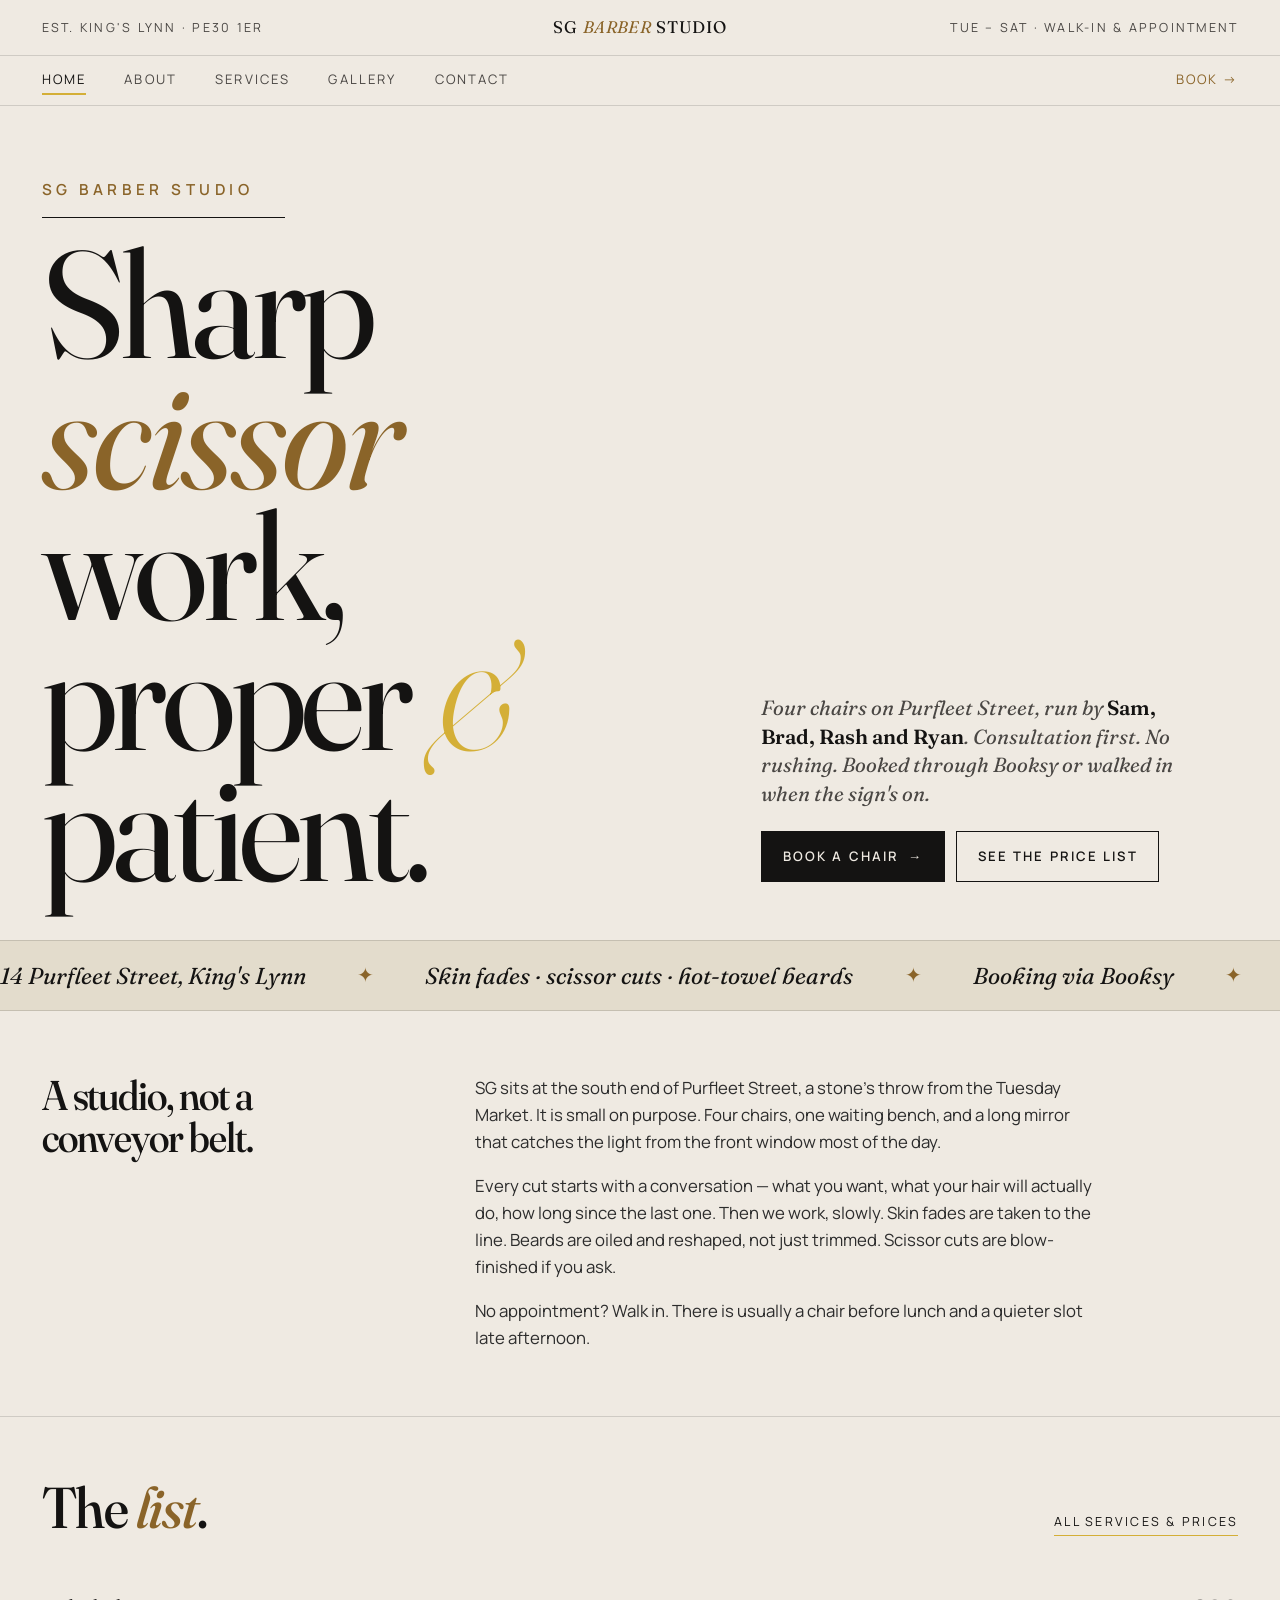
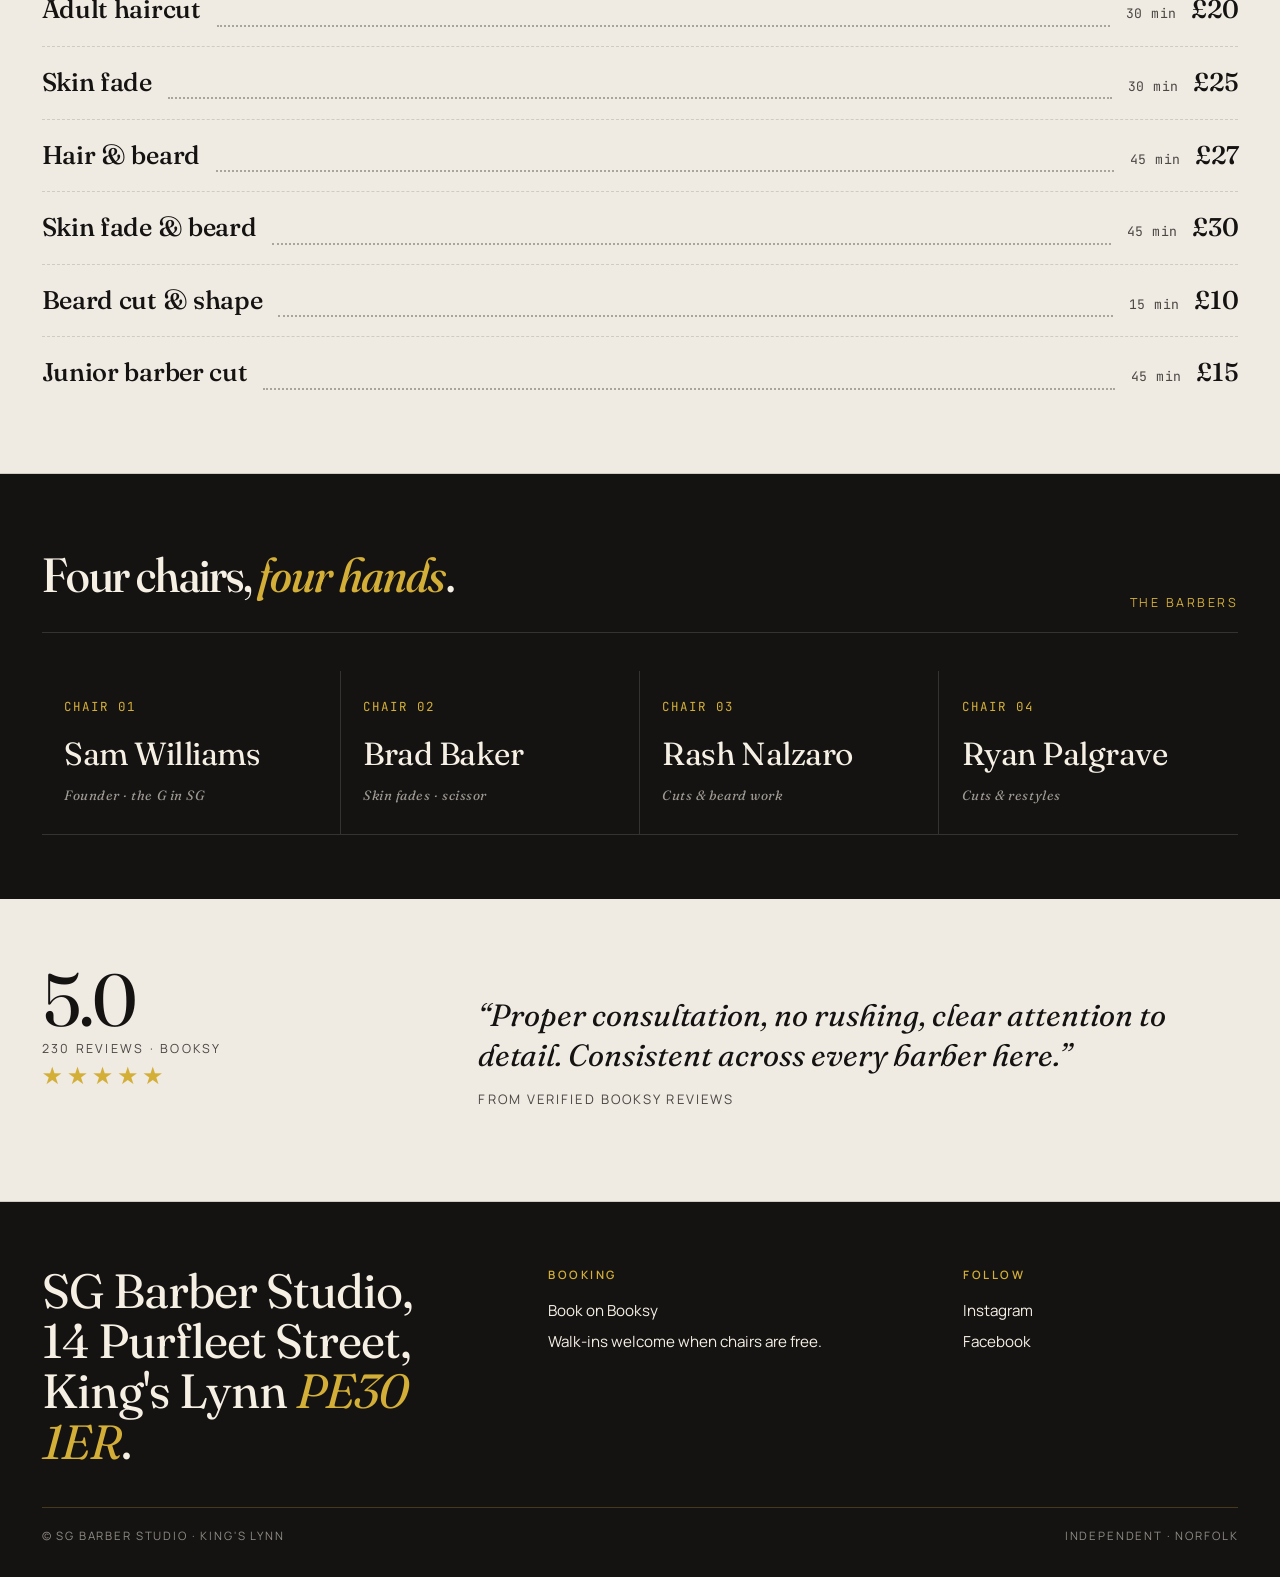
<file: index.html>
<!doctype html>
<html lang="en-GB">
<head>
<meta charset="utf-8" />
<meta name="viewport" content="width=device-width, initial-scale=1" />
<title>SG Barber Studio — Independent barbers, 14 Purfleet Street, King's Lynn</title>
<meta name="description" content="SG Barber Studio is an independent King's Lynn barbershop on Purfleet Street. Skin fades, scissor cuts, hot-towel beard work — booked online via Booksy." />
<link rel="preconnect" href="https://fonts.googleapis.com" />
<link rel="preconnect" href="https://fonts.gstatic.com" crossorigin />
<link rel="stylesheet" href="https://fonts.googleapis.com/css2?family=Fraunces:ital,opsz,wght@0,9..144,400;0,9..144,500;0,9..144,700;1,9..144,400;1,9..144,500&family=Manrope:wght@400;500;600;800&family=JetBrains+Mono:wght@400;500&display=swap" />
<link rel="stylesheet" href="styles.css" />
</head>
<body>

<header class="top">
  <div class="top__meta">Est. King's Lynn · PE30 1ER</div>
  <a class="top__brand" href="index.html">SG <em>Barber</em> Studio</a>
  <div class="top__meta top__meta--right">Tue – Sat · Walk-in &amp; appointment</div>
</header>

<nav class="nav" aria-label="Primary">
  <a href="index.html" aria-current="page">Home</a>
  <a href="about.html">About</a>
  <a href="services.html">Services</a>
  <a href="gallery.html">Gallery</a>
  <a href="contact.html">Contact</a>
  <a href="https://booksy.com/en-gb/131415_sg-barber-studio_barber_263800_king-s-lynn" rel="noopener" target="_blank" style="margin-left:auto;color:var(--brass-deep);">Book →</a>
</nav>

<section class="masthead">
  <h1 class="masthead__title">
    <span class="masthead__kicker">SG Barber Studio</span>
    Sharp<br /><em>scissor</em> work,<br />proper <span class="amp">&amp;</span> patient.
  </h1>
  <aside class="masthead__aside">
    <p class="masthead__lede">
      Four chairs on Purfleet Street, run by <strong>Sam, Brad, Rash and Ryan</strong>.
      Consultation first. No rushing. Booked through Booksy or walked in when the sign's on.
    </p>
    <div class="cta-row">
      <a class="btn" href="https://booksy.com/en-gb/131415_sg-barber-studio_barber_263800_king-s-lynn" rel="noopener" target="_blank">
        Book a chair <span class="btn__arrow">→</span>
      </a>
      <a class="btn btn--ghost" href="services.html">
        See the price list
      </a>
    </div>
  </aside>
</section>

<div class="marquee" aria-hidden="true">
  <div class="marquee__track">
    <span>14 Purfleet Street, King's Lynn</span>
    <span>Skin fades · scissor cuts · hot-towel beards</span>
    <span>Booking via Booksy</span>
    <span>Five-star · two-hundred reviews</span>
    <span>14 Purfleet Street, King's Lynn</span>
    <span>Skin fades · scissor cuts · hot-towel beards</span>
    <span>Booking via Booksy</span>
    <span>Five-star · two-hundred reviews</span>
  </div>
</div>

<section class="chairs reveal">
  <h2 class="chairs__h">A studio, not a conveyor belt.</h2>
  <div class="chairs__body">
    <p>
      SG sits at the south end of Purfleet Street, a stone's throw from the Tuesday Market.
      It is small on purpose. Four chairs, one waiting bench, and a long mirror that catches
      the light from the front window most of the day.
    </p>
    <p>
      Every cut starts with a conversation — what you want, what your hair will actually do,
      how long since the last one. Then we work, slowly. Skin fades are taken to the line.
      Beards are oiled and reshaped, not just trimmed. Scissor cuts are blow-finished if you ask.
    </p>
    <p>
      No appointment? Walk in. There is usually a chair before lunch and a quieter slot late afternoon.
    </p>
  </div>
</section>

<section class="teaser reveal">
  <div class="teaser__head">
    <h2 class="teaser__h">The <em>list</em>.</h2>
    <a class="teaser__link" href="services.html">All services &amp; prices</a>
  </div>
  <ul class="menu">
    <li>
      <span class="menu__name">Adult haircut</span>
      <span class="menu__dots" aria-hidden="true"></span>
      <span class="menu__meta"><span class="menu__time">30 min</span><span class="menu__price">£20</span></span>
    </li>
    <li>
      <span class="menu__name">Skin fade</span>
      <span class="menu__dots" aria-hidden="true"></span>
      <span class="menu__meta"><span class="menu__time">30 min</span><span class="menu__price">£25</span></span>
    </li>
    <li>
      <span class="menu__name">Hair &amp; beard</span>
      <span class="menu__dots" aria-hidden="true"></span>
      <span class="menu__meta"><span class="menu__time">45 min</span><span class="menu__price">£27</span></span>
    </li>
    <li>
      <span class="menu__name">Skin fade &amp; beard</span>
      <span class="menu__dots" aria-hidden="true"></span>
      <span class="menu__meta"><span class="menu__time">45 min</span><span class="menu__price">£30</span></span>
    </li>
    <li>
      <span class="menu__name">Beard cut &amp; shape</span>
      <span class="menu__dots" aria-hidden="true"></span>
      <span class="menu__meta"><span class="menu__time">15 min</span><span class="menu__price">£10</span></span>
    </li>
    <li>
      <span class="menu__name">Junior barber cut</span>
      <span class="menu__dots" aria-hidden="true"></span>
      <span class="menu__meta"><span class="menu__time">45 min</span><span class="menu__price">£15</span></span>
    </li>
  </ul>
</section>

<section class="team reveal">
  <div class="team__inner">
    <div class="team__head">
      <h2 class="team__h">Four chairs, <em>four hands</em>.</h2>
      <div class="team__sub">The barbers</div>
    </div>
    <ul class="chairs-list">
      <li>
        <div class="num">CHAIR 01</div>
        <div class="name">Sam Williams</div>
        <div class="role">Founder · the G in SG</div>
      </li>
      <li>
        <div class="num">CHAIR 02</div>
        <div class="name">Brad Baker</div>
        <div class="role">Skin fades · scissor</div>
      </li>
      <li>
        <div class="num">CHAIR 03</div>
        <div class="name">Rash Nalzaro</div>
        <div class="role">Cuts &amp; beard work</div>
      </li>
      <li>
        <div class="num">CHAIR 04</div>
        <div class="name">Ryan Palgrave</div>
        <div class="role">Cuts &amp; restyles</div>
      </li>
    </ul>
  </div>
</section>

<section class="reviews reveal">
  <div class="reviews__bar">
    <div>
      <div class="score">5.0
        <span class="score__sub">230 reviews · Booksy</span>
      </div>
      <div class="score__stars">★★★★★</div>
    </div>
    <blockquote class="review-quote">
      “Proper consultation, no rushing, clear attention to detail. Consistent across every barber here.”
      <cite>From verified Booksy reviews</cite>
    </blockquote>
  </div>
</section>

<footer class="foot">
  <div class="foot__inner">
    <div class="foot__letter">
      SG Barber Studio,<br />
      14 Purfleet Street,<br />
      King's Lynn <em>PE30 1ER</em>.
    </div>
    <div class="foot__block">
      <h4>Booking</h4>
      <p><a href="https://booksy.com/en-gb/131415_sg-barber-studio_barber_263800_king-s-lynn" rel="noopener" target="_blank">Book on Booksy</a></p>
      <p>Walk-ins welcome when chairs are free.</p>
    </div>
    <div class="foot__block">
      <h4>Follow</h4>
      <p><a href="https://www.instagram.com/sg.barberstudio/" rel="noopener" target="_blank">Instagram</a></p>
      <p><a href="https://www.facebook.com/samgbarber/" rel="noopener" target="_blank">Facebook</a></p>
    </div>
  </div>
  <div class="foot__rule">
    <span>© SG Barber Studio · King's Lynn</span>
    <span>Independent · Norfolk</span>
  </div>
</footer>

</body>
</html>
</file>
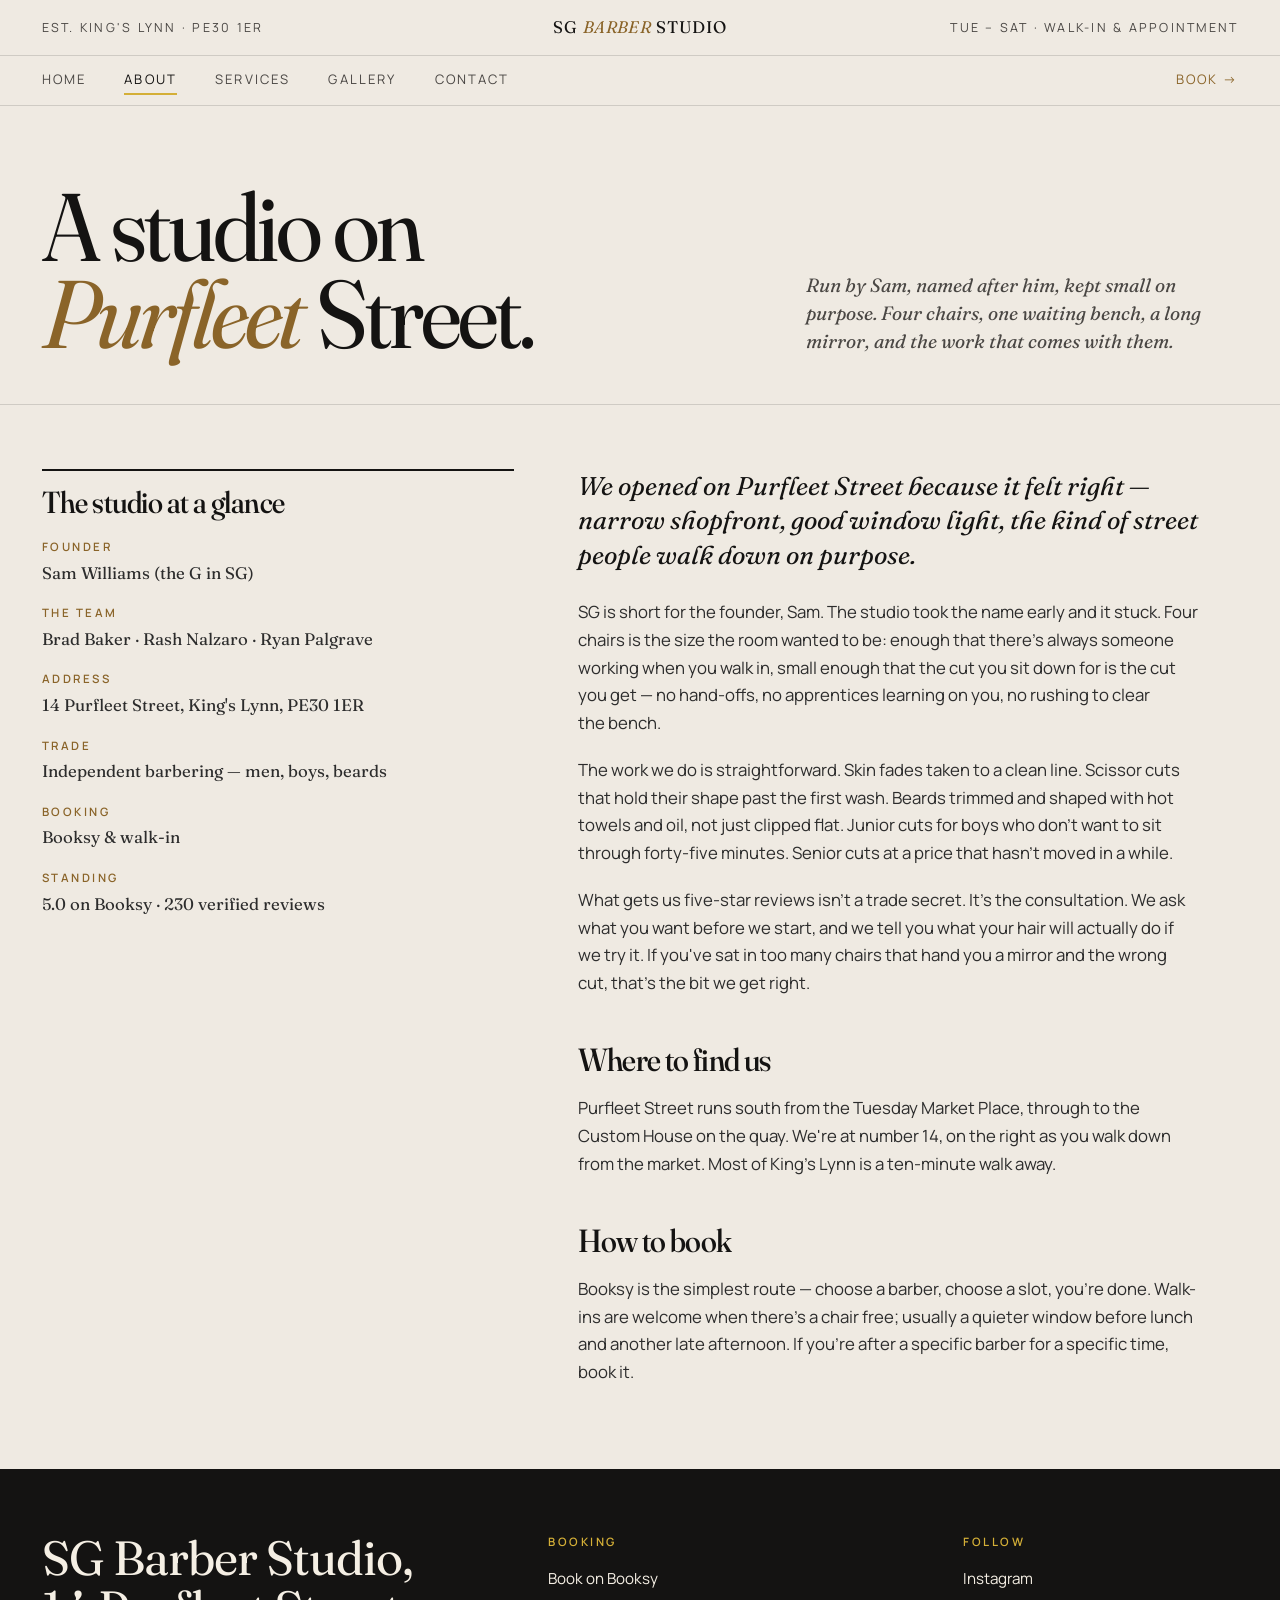
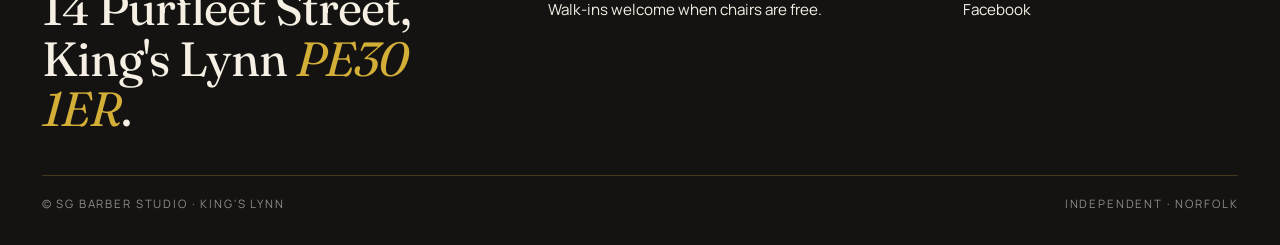
<file: about.html>
<!doctype html>
<html lang="en-GB">
<head>
<meta charset="utf-8" />
<meta name="viewport" content="width=device-width, initial-scale=1" />
<title>About · SG Barber Studio · King's Lynn</title>
<meta name="description" content="A small, four-chair barbershop on Purfleet Street in King's Lynn, run by Sam Williams with Brad, Rash and Ryan." />
<link rel="preconnect" href="https://fonts.googleapis.com" />
<link rel="preconnect" href="https://fonts.gstatic.com" crossorigin />
<link rel="stylesheet" href="https://fonts.googleapis.com/css2?family=Fraunces:ital,opsz,wght@0,9..144,400;0,9..144,500;0,9..144,700;1,9..144,400;1,9..144,500&family=Manrope:wght@400;500;600;800&family=JetBrains+Mono:wght@400;500&display=swap" />
<link rel="stylesheet" href="styles.css" />
</head>
<body>

<header class="top">
  <div class="top__meta">Est. King's Lynn · PE30 1ER</div>
  <a class="top__brand" href="index.html">SG <em>Barber</em> Studio</a>
  <div class="top__meta top__meta--right">Tue – Sat · Walk-in &amp; appointment</div>
</header>

<nav class="nav" aria-label="Primary">
  <a href="index.html">Home</a>
  <a href="about.html" aria-current="page">About</a>
  <a href="services.html">Services</a>
  <a href="gallery.html">Gallery</a>
  <a href="contact.html">Contact</a>
  <a href="https://booksy.com/en-gb/131415_sg-barber-studio_barber_263800_king-s-lynn" rel="noopener" target="_blank" style="margin-left:auto;color:var(--brass-deep);">Book →</a>
</nav>

<section class="page-mast">
  <h1 class="page-mast__title">A studio on <em>Purfleet</em> Street.</h1>
  <p class="page-mast__lede">
    Run by Sam, named after him, kept small on purpose. Four chairs,
    one waiting bench, a long mirror, and the work that comes with them.
  </p>
</section>

<section class="prose">
  <aside class="prose__aside reveal">
    <h3>The studio at a glance</h3>
    <dl>
      <dt>Founder</dt><dd>Sam Williams (the G in SG)</dd>
      <dt>The team</dt><dd>Brad Baker · Rash Nalzaro · Ryan Palgrave</dd>
      <dt>Address</dt><dd>14 Purfleet Street, King's Lynn, PE30 1ER</dd>
      <dt>Trade</dt><dd>Independent barbering — men, boys, beards</dd>
      <dt>Booking</dt><dd>Booksy &amp; walk-in</dd>
      <dt>Standing</dt><dd>5.0 on Booksy · 230 verified reviews</dd>
    </dl>
  </aside>

  <div class="prose__body reveal">
    <p class="lede">
      We opened on Purfleet Street because it felt right — narrow shopfront,
      good window light, the kind of street people walk down on purpose.
    </p>
    <p>
      SG is short for the founder, Sam. The studio took the name early and it stuck.
      Four chairs is the size the room wanted to be: enough that there's always
      someone working when you walk in, small enough that the cut you sit down for
      is the cut you get — no hand-offs, no apprentices learning on you, no rushing
      to clear the bench.
    </p>
    <p>
      The work we do is straightforward. Skin fades taken to a clean line. Scissor
      cuts that hold their shape past the first wash. Beards trimmed and shaped with
      hot towels and oil, not just clipped flat. Junior cuts for boys who don't want
      to sit through forty-five minutes. Senior cuts at a price that hasn't moved
      in a while.
    </p>
    <p>
      What gets us five-star reviews isn't a trade secret. It's the consultation.
      We ask what you want before we start, and we tell you what your hair will
      actually do if we try it. If you've sat in too many chairs that hand you a
      mirror and the wrong cut, that's the bit we get right.
    </p>

    <h3>Where to find us</h3>
    <p>
      Purfleet Street runs south from the Tuesday Market Place, through to the
      Custom House on the quay. We're at number 14, on the right as you walk
      down from the market. Most of King's Lynn is a ten-minute walk away.
    </p>

    <h3>How to book</h3>
    <p>
      Booksy is the simplest route — choose a barber, choose a slot, you're done.
      Walk-ins are welcome when there's a chair free; usually a quieter window
      before lunch and another late afternoon. If you're after a specific barber
      for a specific time, book it.
    </p>
  </div>
</section>

<footer class="foot">
  <div class="foot__inner">
    <div class="foot__letter">
      SG Barber Studio,<br />
      14 Purfleet Street,<br />
      King's Lynn <em>PE30 1ER</em>.
    </div>
    <div class="foot__block">
      <h4>Booking</h4>
      <p><a href="https://booksy.com/en-gb/131415_sg-barber-studio_barber_263800_king-s-lynn" rel="noopener" target="_blank">Book on Booksy</a></p>
      <p>Walk-ins welcome when chairs are free.</p>
    </div>
    <div class="foot__block">
      <h4>Follow</h4>
      <p><a href="https://www.instagram.com/sg.barberstudio/" rel="noopener" target="_blank">Instagram</a></p>
      <p><a href="https://www.facebook.com/samgbarber/" rel="noopener" target="_blank">Facebook</a></p>
    </div>
  </div>
  <div class="foot__rule">
    <span>© SG Barber Studio · King's Lynn</span>
    <span>Independent · Norfolk</span>
  </div>
</footer>

</body>
</html>
</file>
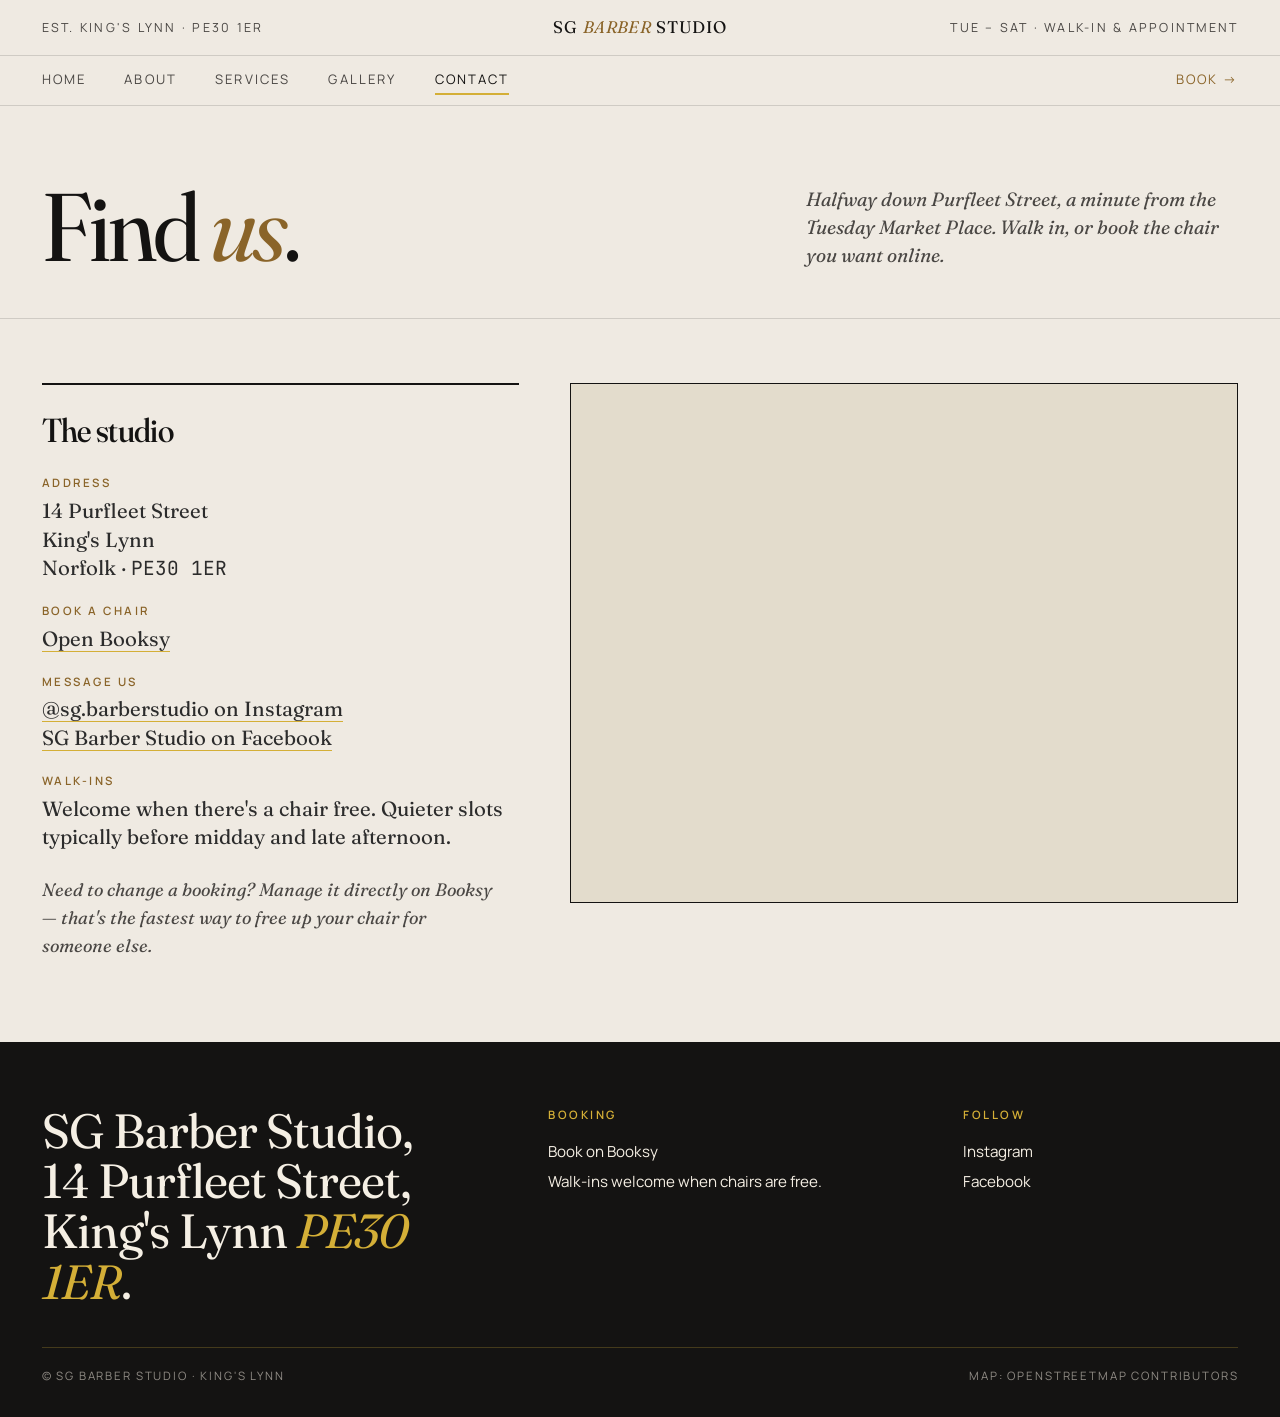
<file: contact.html>
<!doctype html>
<html lang="en-GB">
<head>
<meta charset="utf-8" />
<meta name="viewport" content="width=device-width, initial-scale=1" />
<title>Contact &amp; find us · SG Barber Studio · King's Lynn</title>
<meta name="description" content="Find SG Barber Studio at 14 Purfleet Street, King's Lynn, PE30 1ER. Book online via Booksy, message us on Instagram or Facebook." />
<link rel="preconnect" href="https://fonts.googleapis.com" />
<link rel="preconnect" href="https://fonts.gstatic.com" crossorigin />
<link rel="stylesheet" href="https://fonts.googleapis.com/css2?family=Fraunces:ital,opsz,wght@0,9..144,400;0,9..144,500;0,9..144,700;1,9..144,400;1,9..144,500&family=Manrope:wght@400;500;600;800&family=JetBrains+Mono:wght@400;500&display=swap" />
<link rel="stylesheet" href="styles.css" />
</head>
<body>

<header class="top">
  <div class="top__meta">Est. King's Lynn · PE30 1ER</div>
  <a class="top__brand" href="index.html">SG <em>Barber</em> Studio</a>
  <div class="top__meta top__meta--right">Tue – Sat · Walk-in &amp; appointment</div>
</header>

<nav class="nav" aria-label="Primary">
  <a href="index.html">Home</a>
  <a href="about.html">About</a>
  <a href="services.html">Services</a>
  <a href="gallery.html">Gallery</a>
  <a href="contact.html" aria-current="page">Contact</a>
  <a href="https://booksy.com/en-gb/131415_sg-barber-studio_barber_263800_king-s-lynn" rel="noopener" target="_blank" style="margin-left:auto;color:var(--brass-deep);">Book →</a>
</nav>

<section class="page-mast">
  <h1 class="page-mast__title">Find <em>us</em>.</h1>
  <p class="page-mast__lede">
    Halfway down Purfleet Street, a minute from the Tuesday Market Place.
    Walk in, or book the chair you want online.
  </p>
</section>

<section class="contact-grid">
  <div class="contact-card reveal">
    <h3>The studio</h3>
    <dl>
      <dt>Address</dt>
      <dd>
        14 Purfleet Street<br />
        King's Lynn<br />
        Norfolk · <span style="font-family:var(--font-mono);font-size:0.95em;">PE30 1ER</span>
      </dd>
      <dt>Book a chair</dt>
      <dd>
        <a href="https://booksy.com/en-gb/131415_sg-barber-studio_barber_263800_king-s-lynn" rel="noopener" target="_blank">Open Booksy</a>
      </dd>
      <dt>Message us</dt>
      <dd>
        <a href="https://www.instagram.com/sg.barberstudio/" rel="noopener" target="_blank">@sg.barberstudio on Instagram</a><br />
        <a href="https://www.facebook.com/samgbarber/" rel="noopener" target="_blank">SG Barber Studio on Facebook</a>
      </dd>
      <dt>Walk-ins</dt>
      <dd>
        Welcome when there's a chair free.
        Quieter slots typically before midday and late afternoon.
      </dd>
    </dl>
    <p style="font-family:var(--font-display);font-style:italic;color:var(--ink-soft);max-width:38ch;margin-top:0.5rem;">
      Need to change a booking? Manage it directly on Booksy — that's the fastest way to free up your chair for someone else.
    </p>
  </div>

  <div class="map-frame reveal">
    <iframe
      title="Map of 14 Purfleet Street, King's Lynn, PE30 1ER"
      src="https://www.openstreetmap.org/export/embed.html?bbox=0.3868555%2C52.7509387%2C0.4008555%2C52.7569387&amp;layer=mapnik&amp;marker=52.7539387%2C0.3938555"
      loading="lazy"
      referrerpolicy="no-referrer-when-downgrade"></iframe>
  </div>
</section>

<footer class="foot">
  <div class="foot__inner">
    <div class="foot__letter">
      SG Barber Studio,<br />
      14 Purfleet Street,<br />
      King's Lynn <em>PE30 1ER</em>.
    </div>
    <div class="foot__block">
      <h4>Booking</h4>
      <p><a href="https://booksy.com/en-gb/131415_sg-barber-studio_barber_263800_king-s-lynn" rel="noopener" target="_blank">Book on Booksy</a></p>
      <p>Walk-ins welcome when chairs are free.</p>
    </div>
    <div class="foot__block">
      <h4>Follow</h4>
      <p><a href="https://www.instagram.com/sg.barberstudio/" rel="noopener" target="_blank">Instagram</a></p>
      <p><a href="https://www.facebook.com/samgbarber/" rel="noopener" target="_blank">Facebook</a></p>
    </div>
  </div>
  <div class="foot__rule">
    <span>© SG Barber Studio · King's Lynn</span>
    <span>Map: OpenStreetMap contributors</span>
  </div>
</footer>

</body>
</html>
</file>
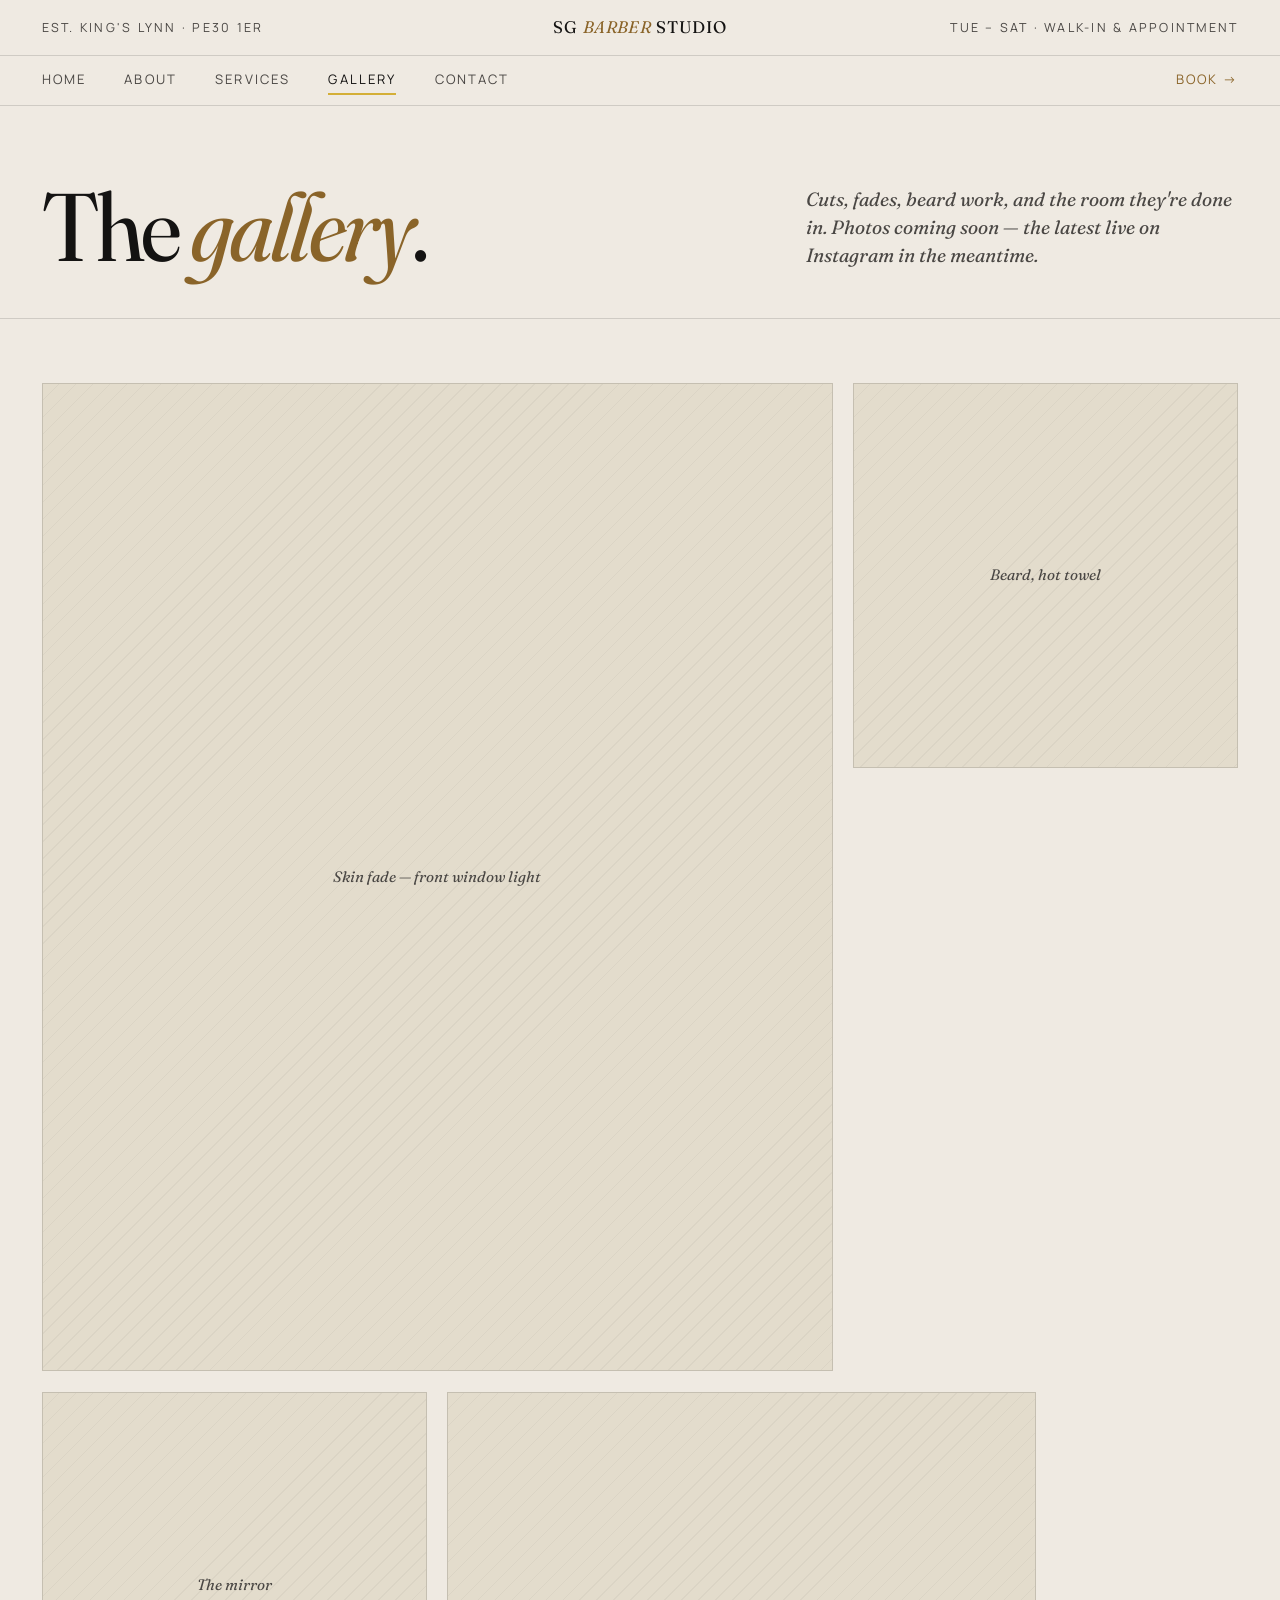
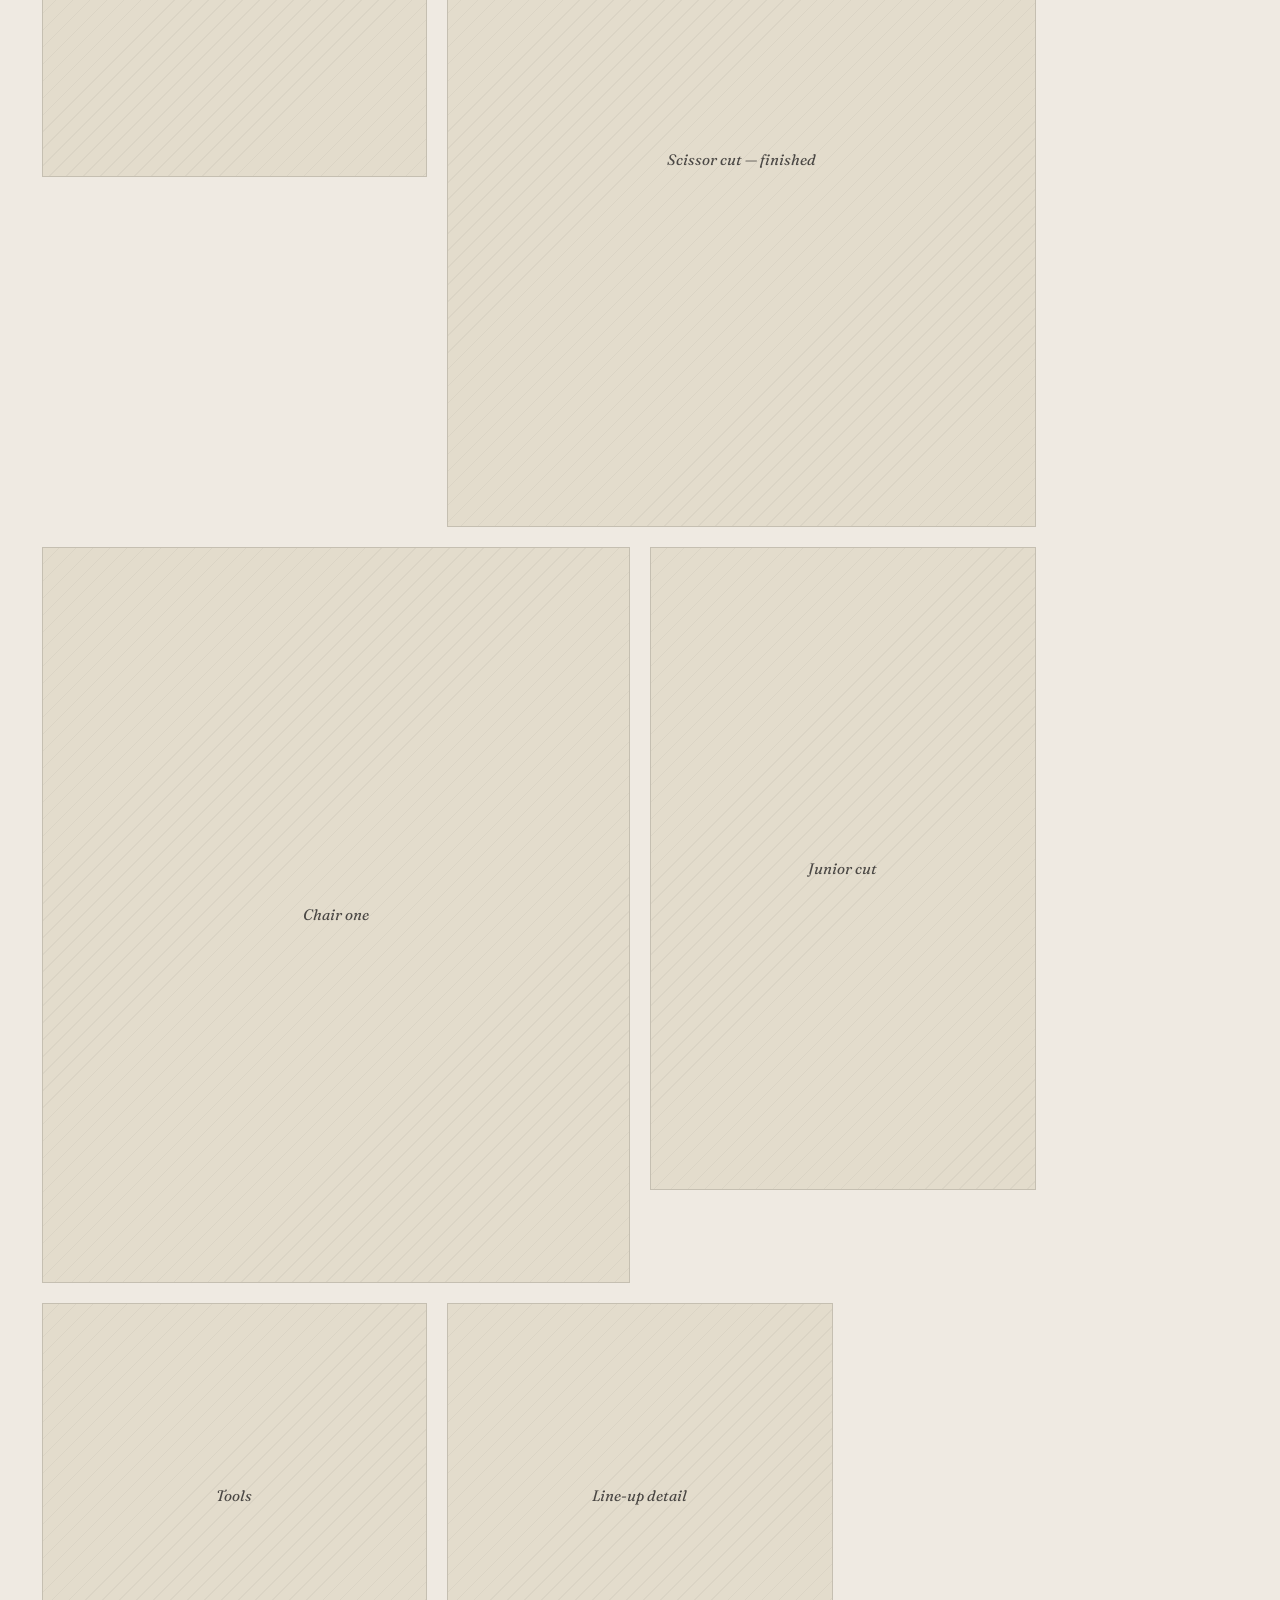
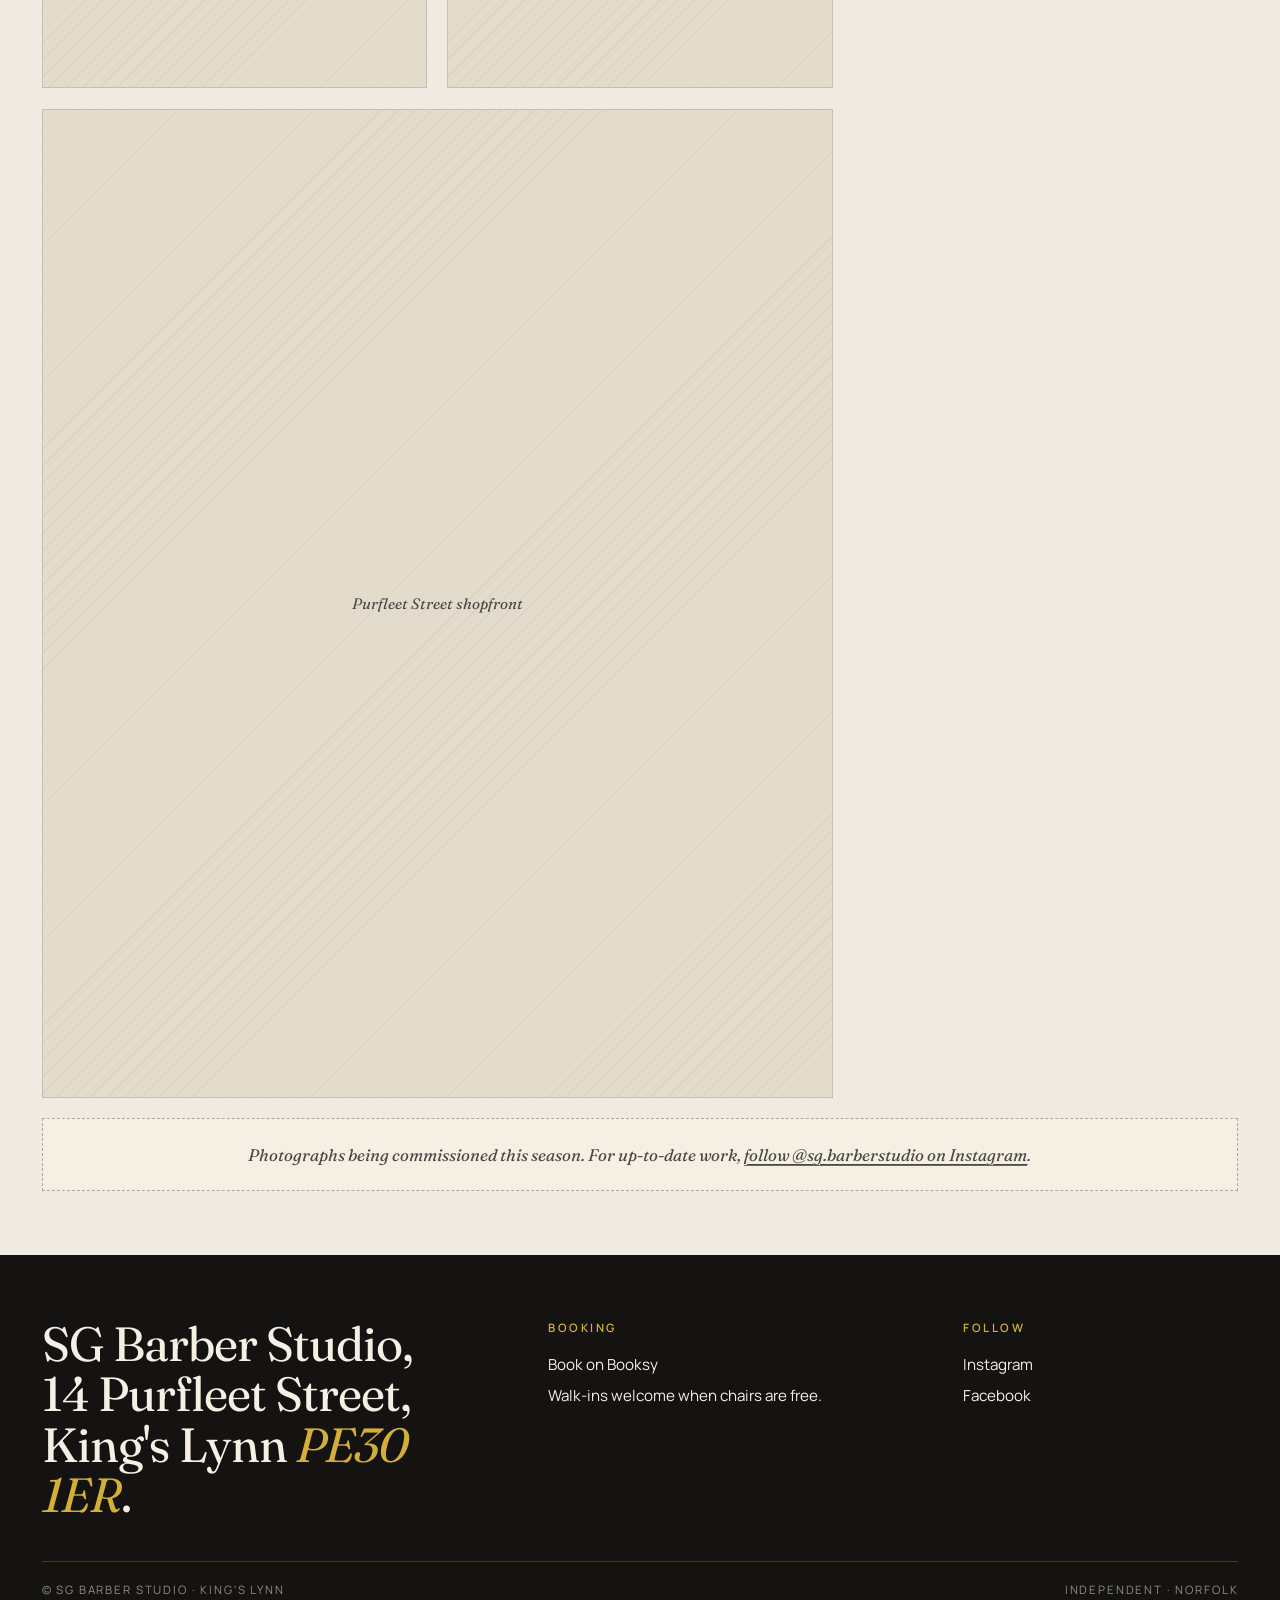
<file: gallery.html>
<!doctype html>
<html lang="en-GB">
<head>
<meta charset="utf-8" />
<meta name="viewport" content="width=device-width, initial-scale=1" />
<title>Gallery · SG Barber Studio · King's Lynn</title>
<meta name="description" content="A gallery of cuts and the studio from SG Barber Studio on Purfleet Street, King's Lynn — photos coming soon." />
<link rel="preconnect" href="https://fonts.googleapis.com" />
<link rel="preconnect" href="https://fonts.gstatic.com" crossorigin />
<link rel="stylesheet" href="https://fonts.googleapis.com/css2?family=Fraunces:ital,opsz,wght@0,9..144,400;0,9..144,500;0,9..144,700;1,9..144,400;1,9..144,500&family=Manrope:wght@400;500;600;800&family=JetBrains+Mono:wght@400;500&display=swap" />
<link rel="stylesheet" href="styles.css" />
</head>
<body>

<header class="top">
  <div class="top__meta">Est. King's Lynn · PE30 1ER</div>
  <a class="top__brand" href="index.html">SG <em>Barber</em> Studio</a>
  <div class="top__meta top__meta--right">Tue – Sat · Walk-in &amp; appointment</div>
</header>

<nav class="nav" aria-label="Primary">
  <a href="index.html">Home</a>
  <a href="about.html">About</a>
  <a href="services.html">Services</a>
  <a href="gallery.html" aria-current="page">Gallery</a>
  <a href="contact.html">Contact</a>
  <a href="https://booksy.com/en-gb/131415_sg-barber-studio_barber_263800_king-s-lynn" rel="noopener" target="_blank" style="margin-left:auto;color:var(--brass-deep);">Book →</a>
</nav>

<section class="page-mast">
  <h1 class="page-mast__title">The <em>gallery</em>.</h1>
  <p class="page-mast__lede">
    Cuts, fades, beard work, and the room they're done in.
    Photos coming soon — the latest live on Instagram in the meantime.
  </p>
</section>

<section class="gallery">
  <div class="gallery-tile gallery-tile--wide reveal"><span>Skin fade — front window light</span></div>
  <div class="gallery-tile gallery-tile--small reveal"><span>Beard, hot towel</span></div>
  <div class="gallery-tile gallery-tile--small reveal"><span>The mirror</span></div>
  <div class="gallery-tile gallery-tile--med reveal"><span>Scissor cut — finished</span></div>
  <div class="gallery-tile gallery-tile--med reveal"><span>Chair one</span></div>
  <div class="gallery-tile gallery-tile--tall reveal"><span>Junior cut</span></div>
  <div class="gallery-tile gallery-tile--small reveal"><span>Tools</span></div>
  <div class="gallery-tile gallery-tile--small reveal"><span>Line-up detail</span></div>
  <div class="gallery-tile gallery-tile--wide reveal"><span>Purfleet Street shopfront</span></div>

  <div class="gallery-note">
    Photographs being commissioned this season. For up-to-date work,
    <a href="https://www.instagram.com/sg.barberstudio/" rel="noopener" target="_blank" style="border-bottom:1.5px solid var(--brass-deep);">follow @sg.barberstudio on Instagram</a>.
  </div>
</section>

<footer class="foot">
  <div class="foot__inner">
    <div class="foot__letter">
      SG Barber Studio,<br />
      14 Purfleet Street,<br />
      King's Lynn <em>PE30 1ER</em>.
    </div>
    <div class="foot__block">
      <h4>Booking</h4>
      <p><a href="https://booksy.com/en-gb/131415_sg-barber-studio_barber_263800_king-s-lynn" rel="noopener" target="_blank">Book on Booksy</a></p>
      <p>Walk-ins welcome when chairs are free.</p>
    </div>
    <div class="foot__block">
      <h4>Follow</h4>
      <p><a href="https://www.instagram.com/sg.barberstudio/" rel="noopener" target="_blank">Instagram</a></p>
      <p><a href="https://www.facebook.com/samgbarber/" rel="noopener" target="_blank">Facebook</a></p>
    </div>
  </div>
  <div class="foot__rule">
    <span>© SG Barber Studio · King's Lynn</span>
    <span>Independent · Norfolk</span>
  </div>
</footer>

</body>
</html>
</file>
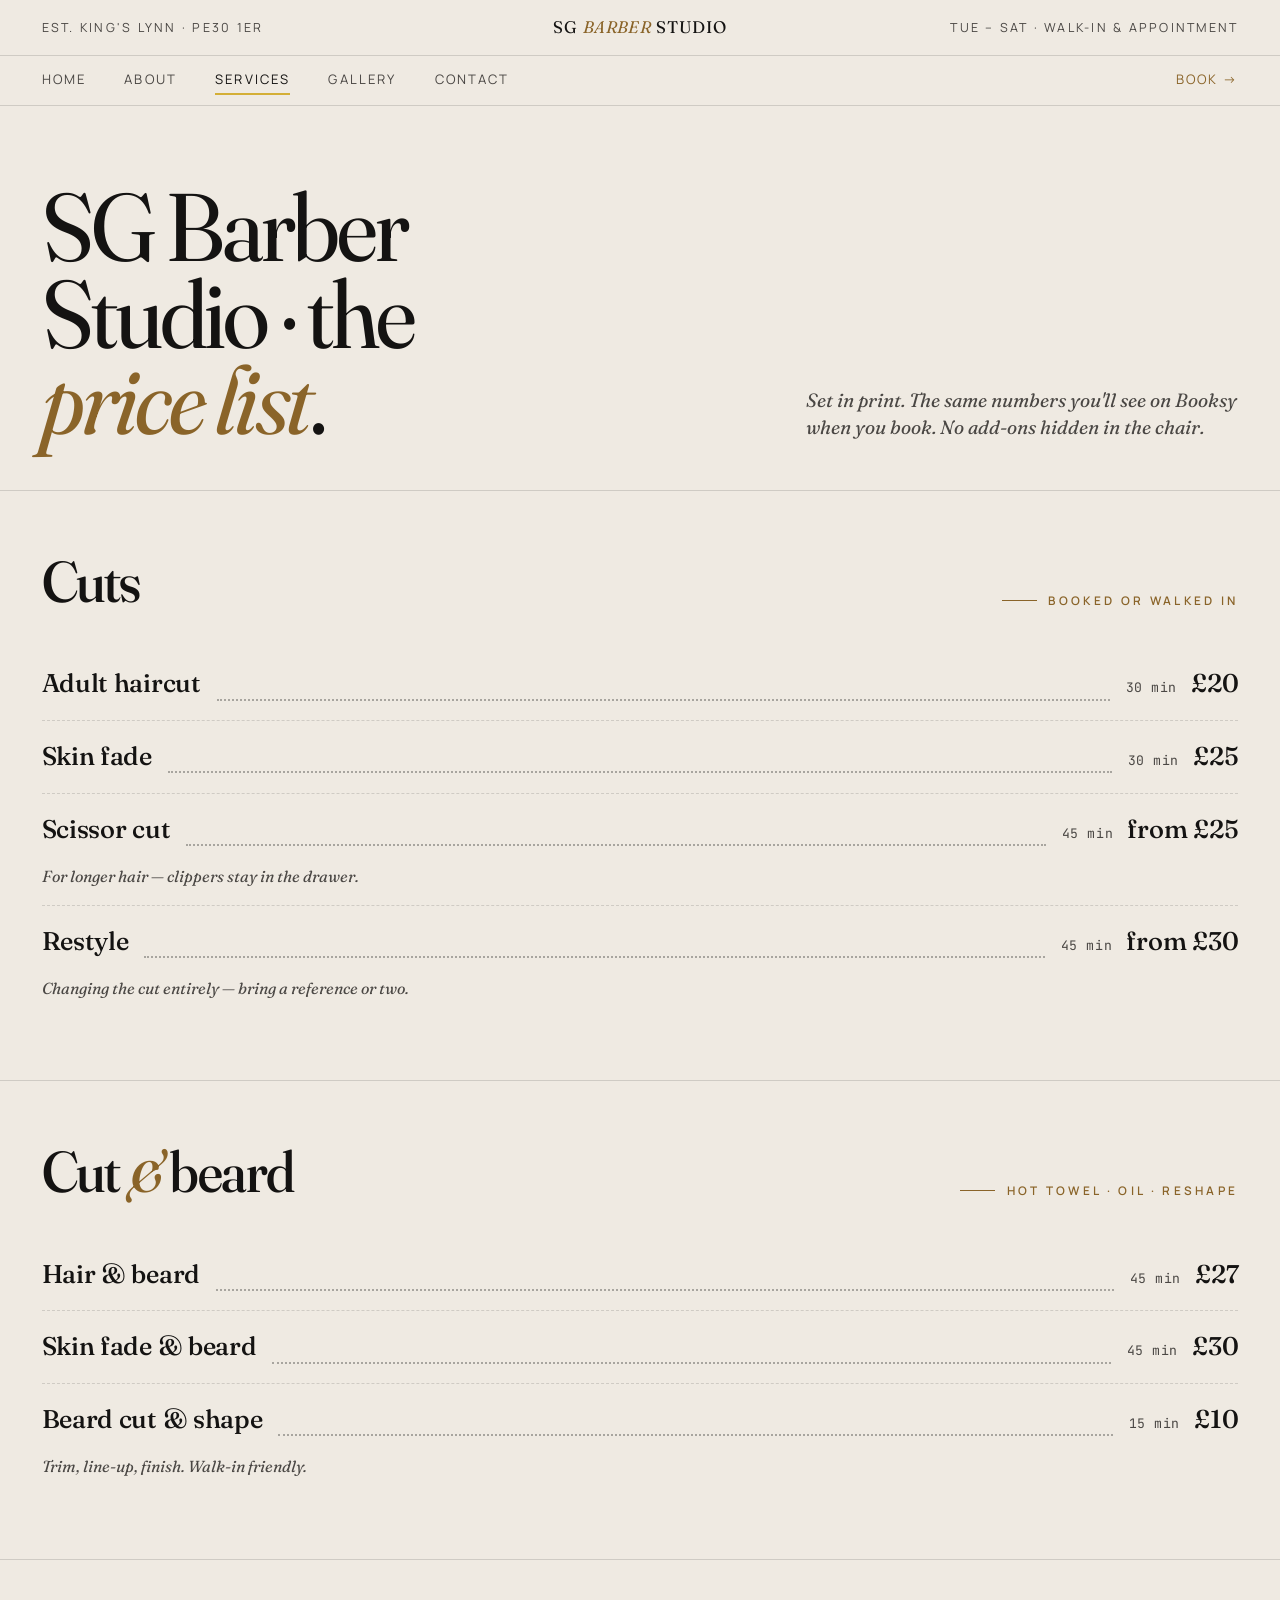
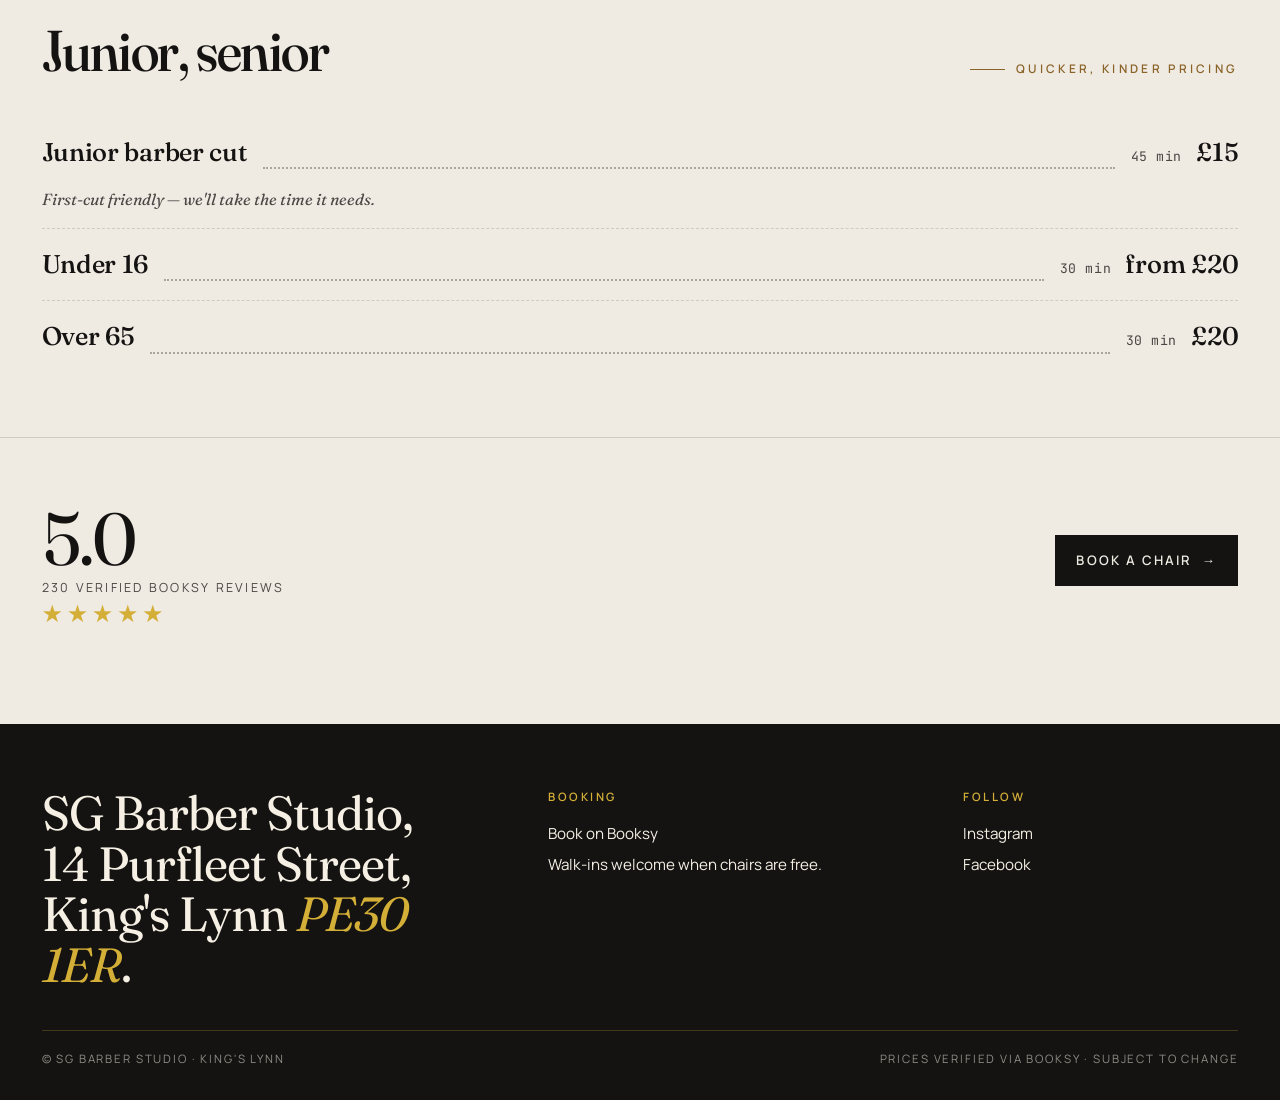
<file: services.html>
<!doctype html>
<html lang="en-GB">
<head>
<meta charset="utf-8" />
<meta name="viewport" content="width=device-width, initial-scale=1" />
<title>Services &amp; Prices · SG Barber Studio · King's Lynn</title>
<meta name="description" content="Full price list for SG Barber Studio in King's Lynn — adult cuts, skin fades, beard work, junior and senior cuts. Prices verified via Booksy." />
<link rel="preconnect" href="https://fonts.googleapis.com" />
<link rel="preconnect" href="https://fonts.gstatic.com" crossorigin />
<link rel="stylesheet" href="https://fonts.googleapis.com/css2?family=Fraunces:ital,opsz,wght@0,9..144,400;0,9..144,500;0,9..144,700;1,9..144,400;1,9..144,500&family=Manrope:wght@400;500;600;800&family=JetBrains+Mono:wght@400;500&display=swap" />
<link rel="stylesheet" href="styles.css" />
</head>
<body>

<header class="top">
  <div class="top__meta">Est. King's Lynn · PE30 1ER</div>
  <a class="top__brand" href="index.html">SG <em>Barber</em> Studio</a>
  <div class="top__meta top__meta--right">Tue – Sat · Walk-in &amp; appointment</div>
</header>

<nav class="nav" aria-label="Primary">
  <a href="index.html">Home</a>
  <a href="about.html">About</a>
  <a href="services.html" aria-current="page">Services</a>
  <a href="gallery.html">Gallery</a>
  <a href="contact.html">Contact</a>
  <a href="https://booksy.com/en-gb/131415_sg-barber-studio_barber_263800_king-s-lynn" rel="noopener" target="_blank" style="margin-left:auto;color:var(--brass-deep);">Book →</a>
</nav>

<section class="page-mast">
  <h1 class="page-mast__title">SG Barber Studio · the <em>price list</em>.</h1>
  <p class="page-mast__lede">
    Set in print. The same numbers you'll see on Booksy when you book.
    No add-ons hidden in the chair.
  </p>
</section>

<section class="teaser reveal">
  <div class="teaser__head">
    <h2 class="teaser__h">Cuts</h2>
    <span class="eyebrow">Booked or walked in</span>
  </div>
  <ul class="menu">
    <li>
      <span class="menu__name">Adult haircut</span>
      <span class="menu__dots" aria-hidden="true"></span>
      <span class="menu__meta"><span class="menu__time">30 min</span><span class="menu__price">£20</span></span>
    </li>
    <li>
      <span class="menu__name">Skin fade</span>
      <span class="menu__dots" aria-hidden="true"></span>
      <span class="menu__meta"><span class="menu__time">30 min</span><span class="menu__price">£25</span></span>
    </li>
    <li>
      <span class="menu__name">Scissor cut</span>
      <span class="menu__dots" aria-hidden="true"></span>
      <span class="menu__meta"><span class="menu__time">45 min</span><span class="menu__price">from £25</span></span>
      <span class="menu__note">For longer hair — clippers stay in the drawer.</span>
    </li>
    <li>
      <span class="menu__name">Restyle</span>
      <span class="menu__dots" aria-hidden="true"></span>
      <span class="menu__meta"><span class="menu__time">45 min</span><span class="menu__price">from £30</span></span>
      <span class="menu__note">Changing the cut entirely — bring a reference or two.</span>
    </li>
  </ul>
</section>

<section class="teaser reveal">
  <div class="teaser__head">
    <h2 class="teaser__h">Cut <em>&amp;</em> beard</h2>
    <span class="eyebrow">Hot towel · oil · reshape</span>
  </div>
  <ul class="menu">
    <li>
      <span class="menu__name">Hair &amp; beard</span>
      <span class="menu__dots" aria-hidden="true"></span>
      <span class="menu__meta"><span class="menu__time">45 min</span><span class="menu__price">£27</span></span>
    </li>
    <li>
      <span class="menu__name">Skin fade &amp; beard</span>
      <span class="menu__dots" aria-hidden="true"></span>
      <span class="menu__meta"><span class="menu__time">45 min</span><span class="menu__price">£30</span></span>
    </li>
    <li>
      <span class="menu__name">Beard cut &amp; shape</span>
      <span class="menu__dots" aria-hidden="true"></span>
      <span class="menu__meta"><span class="menu__time">15 min</span><span class="menu__price">£10</span></span>
      <span class="menu__note">Trim, line-up, finish. Walk-in friendly.</span>
    </li>
  </ul>
</section>

<section class="teaser reveal">
  <div class="teaser__head">
    <h2 class="teaser__h">Junior, senior</h2>
    <span class="eyebrow">Quicker, kinder pricing</span>
  </div>
  <ul class="menu">
    <li>
      <span class="menu__name">Junior barber cut</span>
      <span class="menu__dots" aria-hidden="true"></span>
      <span class="menu__meta"><span class="menu__time">45 min</span><span class="menu__price">£15</span></span>
      <span class="menu__note">First-cut friendly — we'll take the time it needs.</span>
    </li>
    <li>
      <span class="menu__name">Under 16</span>
      <span class="menu__dots" aria-hidden="true"></span>
      <span class="menu__meta"><span class="menu__time">30 min</span><span class="menu__price">from £20</span></span>
    </li>
    <li>
      <span class="menu__name">Over 65</span>
      <span class="menu__dots" aria-hidden="true"></span>
      <span class="menu__meta"><span class="menu__time">30 min</span><span class="menu__price">£20</span></span>
    </li>
  </ul>
</section>

<section class="reviews reveal" style="border-bottom:none;">
  <div class="reviews__bar">
    <div>
      <div class="score">5.0
        <span class="score__sub">230 verified Booksy reviews</span>
      </div>
      <div class="score__stars">★★★★★</div>
    </div>
    <a class="btn" href="https://booksy.com/en-gb/131415_sg-barber-studio_barber_263800_king-s-lynn" rel="noopener" target="_blank">
      Book a chair <span class="btn__arrow">→</span>
    </a>
  </div>
</section>

<footer class="foot">
  <div class="foot__inner">
    <div class="foot__letter">
      SG Barber Studio,<br />
      14 Purfleet Street,<br />
      King's Lynn <em>PE30 1ER</em>.
    </div>
    <div class="foot__block">
      <h4>Booking</h4>
      <p><a href="https://booksy.com/en-gb/131415_sg-barber-studio_barber_263800_king-s-lynn" rel="noopener" target="_blank">Book on Booksy</a></p>
      <p>Walk-ins welcome when chairs are free.</p>
    </div>
    <div class="foot__block">
      <h4>Follow</h4>
      <p><a href="https://www.instagram.com/sg.barberstudio/" rel="noopener" target="_blank">Instagram</a></p>
      <p><a href="https://www.facebook.com/samgbarber/" rel="noopener" target="_blank">Facebook</a></p>
    </div>
  </div>
  <div class="foot__rule">
    <span>© SG Barber Studio · King's Lynn</span>
    <span>Prices verified via Booksy · subject to change</span>
  </div>
</footer>

</body>
</html>
</file>
<file: styles.css>
/* SG Barber Studio — King's Lynn
   Editorial broadsheet take on a 5.0/230-review craft barber.
   Palette honours brief frontmatter: primary #2C2C2C, secondary #D4AF37. */

:root {
  --ink: #2C2C2C;
  --ink-strong: #141312;
  --ink-soft: #4A4744;
  --paper: #EFEAE2;
  --paper-warm: #F5EFE4;
  --paper-deep: #E3DCCC;
  --brass: #D4AF37;
  --brass-deep: #8A6429;
  --line: rgba(20, 19, 18, 0.14);
  --line-strong: rgba(20, 19, 18, 0.32);
  --rule: 1px;
  --measure: 62ch;
  --rhythm: clamp(1rem, 0.55rem + 0.9vw, 1.125rem);
  --font-display: "Fraunces", "Source Serif 4", Georgia, serif;
  --font-body: "Manrope", system-ui, -apple-system, sans-serif;
  --font-mono: "JetBrains Mono", ui-monospace, "SFMono-Regular", monospace;
}

* { box-sizing: border-box; }

html { -webkit-text-size-adjust: 100%; }

body {
  margin: 0;
  background: var(--paper);
  color: var(--ink);
  font-family: var(--font-body);
  font-size: var(--rhythm);
  line-height: 1.55;
  -webkit-font-smoothing: antialiased;
  text-rendering: optimizeLegibility;
}

img, svg { display: block; max-width: 100%; }
a { color: inherit; text-decoration-thickness: 1px; text-underline-offset: 0.18em; }
a:hover { color: var(--brass-deep); }

h1, h2, h3, h4 {
  font-family: var(--font-display);
  font-weight: 500;
  font-style: normal;
  letter-spacing: -0.018em;
  text-wrap: balance;
  margin: 0;
  color: var(--ink-strong);
  font-variation-settings: "opsz" 144, "SOFT" 30;
}

p { text-wrap: pretty; hyphens: auto; }

/* ---------- top bar / nav ---------- */
.top {
  border-bottom: var(--rule) solid var(--line);
  padding: 0.9rem clamp(1.1rem, 4vw, 2.6rem);
  display: grid;
  grid-template-columns: 1fr auto 1fr;
  align-items: center;
  gap: 1rem;
  font-size: 0.78rem;
  letter-spacing: 0.18em;
  text-transform: uppercase;
}

.top__meta { color: var(--ink-soft); }
.top__meta--right { text-align: right; }
.top__brand {
  font-family: var(--font-display);
  font-size: 1.05rem;
  letter-spacing: 0.06em;
  text-transform: uppercase;
  color: var(--ink-strong);
  text-decoration: none;
}
.top__brand em {
  font-style: italic;
  color: var(--brass-deep);
  letter-spacing: 0.02em;
}

.nav {
  border-bottom: var(--rule) solid var(--line);
  padding: 0.85rem clamp(1.1rem, 4vw, 2.6rem);
  display: flex;
  flex-wrap: wrap;
  gap: clamp(1rem, 3vw, 2.4rem);
  font-size: 0.82rem;
  letter-spacing: 0.16em;
  text-transform: uppercase;
}
.nav a {
  text-decoration: none;
  color: var(--ink-soft);
  position: relative;
  padding-bottom: 2px;
}
.nav a[aria-current="page"] { color: var(--ink-strong); }
.nav a[aria-current="page"]::after {
  content: "";
  position: absolute; left: 0; right: 0; bottom: -3px;
  height: 2px; background: var(--brass);
}
.nav a:hover { color: var(--ink-strong); }

/* ---------- generic page shell ---------- */
.shell {
  padding: clamp(2rem, 6vw, 4.5rem) clamp(1.1rem, 4vw, 2.6rem);
  max-width: 1280px;
  margin: 0 auto;
}

.eyebrow {
  font-family: var(--font-body);
  font-size: 0.74rem;
  letter-spacing: 0.28em;
  text-transform: uppercase;
  color: var(--brass-deep);
  font-weight: 600;
  display: inline-flex;
  align-items: center;
  gap: 0.7rem;
}
.eyebrow::before {
  content: "";
  width: 2.2rem; height: 1px; background: var(--brass-deep);
}

/* ---------- masthead (home) ---------- */
.masthead {
  padding: clamp(2rem, 6vw, 5rem) clamp(1.1rem, 4vw, 2.6rem) clamp(2rem, 4vw, 3rem);
  display: grid;
  grid-template-columns: minmax(0, 7fr) minmax(0, 5fr);
  gap: clamp(1.5rem, 4vw, 4rem);
  max-width: 1280px;
  margin: 0 auto;
  align-items: end;
}
.masthead__title {
  font-size: clamp(3.2rem, 12vw, 9.5rem);
  line-height: 0.86;
  letter-spacing: -0.035em;
  color: var(--ink-strong);
  font-weight: 400;
  font-variation-settings: "opsz" 144, "SOFT" 0;
}
.masthead__kicker {
  display: block;
  font-family: var(--font-body);
  font-size: clamp(0.78rem, 0.7rem + 0.4vw, 0.95rem);
  letter-spacing: 0.3em;
  text-transform: uppercase;
  font-weight: 600;
  color: var(--brass-deep);
  margin-bottom: clamp(0.9rem, 1.6vw, 1.4rem);
  padding-bottom: clamp(0.9rem, 1.6vw, 1.4rem);
  border-bottom: 1.5px solid var(--ink-strong);
  font-variation-settings: normal;
  max-width: 16em;
}
.masthead__title em {
  font-style: italic;
  color: var(--brass-deep);
  letter-spacing: -0.02em;
}
.masthead__title .amp {
  font-style: italic;
  font-weight: 300;
  color: var(--brass);
}
.masthead__aside {
  display: flex; flex-direction: column; gap: 1.4rem;
  padding-bottom: 0.6rem;
}
.masthead__lede {
  font-family: var(--font-display);
  font-style: italic;
  font-size: clamp(1.15rem, 1.6vw, 1.45rem);
  line-height: 1.4;
  color: var(--ink-soft);
  margin: 0;
  max-width: 32ch;
}
.masthead__lede strong {
  font-style: normal;
  font-weight: 600;
  color: var(--ink-strong);
}

.cta-row {
  display: flex; flex-wrap: wrap; gap: 0.7rem; align-items: center;
}

.btn {
  display: inline-flex; align-items: center; gap: 0.55rem;
  padding: 0.9rem 1.3rem;
  font-size: 0.82rem;
  letter-spacing: 0.16em;
  text-transform: uppercase;
  text-decoration: none;
  border: 1.5px solid var(--ink-strong);
  background: var(--ink-strong);
  color: var(--paper);
  font-weight: 600;
  transition: background 0.25s, color 0.25s, border-color 0.25s, transform 0.25s;
}
.btn:hover { background: var(--brass-deep); border-color: var(--brass-deep); color: var(--paper-warm); transform: translateY(-1px); }

.btn--ghost {
  background: transparent;
  color: var(--ink-strong);
  border-color: var(--ink-strong);
}
.btn--ghost:hover { background: var(--ink-strong); color: var(--paper); }

.btn__arrow { font-style: italic; font-family: var(--font-display); font-weight: 400; }

/* ---------- marquee ---------- */
.marquee {
  border-top: var(--rule) solid var(--line);
  border-bottom: var(--rule) solid var(--line);
  background: var(--paper-deep);
  overflow: hidden;
  --speed: 40s;
}
.marquee__track {
  display: inline-flex;
  gap: 3.2rem;
  white-space: nowrap;
  padding: 1.05rem 0;
  animation: scroll var(--speed) linear infinite;
  font-family: var(--font-display);
  font-style: italic;
  font-size: clamp(1.1rem, 1.8vw, 1.5rem);
  color: var(--ink-strong);
}
.marquee__track span { display: inline-flex; align-items: center; gap: 3.2rem; }
.marquee__track span::after {
  content: "✦";
  font-style: normal;
  color: var(--brass-deep);
  font-size: 0.85em;
}
@keyframes scroll { to { transform: translateX(-50%); } }
@media (prefers-reduced-motion: reduce) {
  .marquee__track { animation: none; }
}

/* ---------- pull / chairs strip ---------- */
.chairs {
  border-bottom: var(--rule) solid var(--line);
  padding: clamp(2.5rem, 5vw, 4rem) clamp(1.1rem, 4vw, 2.6rem);
  max-width: 1280px;
  margin: 0 auto;
  display: grid;
  grid-template-columns: minmax(0, 4fr) minmax(0, 8fr);
  gap: clamp(1.5rem, 4vw, 4rem);
}
.chairs__h {
  font-size: clamp(1.6rem, 3.5vw, 2.6rem);
  line-height: 1;
  letter-spacing: -0.025em;
  max-width: 14ch;
}
.chairs__body p {
  margin: 0 0 1.1rem;
  font-size: clamp(1.05rem, 1.2vw, 1.2rem);
  line-height: 1.6;
  max-width: var(--measure);
}
.chairs__body p:last-child { margin-bottom: 0; }

/* ---------- service teaser ---------- */
.teaser {
  border-bottom: var(--rule) solid var(--line);
  padding: clamp(2.5rem, 5vw, 4rem) clamp(1.1rem, 4vw, 2.6rem);
  max-width: 1280px;
  margin: 0 auto;
}
.teaser__head {
  display: flex;
  justify-content: space-between;
  align-items: end;
  gap: 1.5rem;
  margin-bottom: clamp(1.5rem, 3vw, 2.4rem);
  flex-wrap: wrap;
}
.teaser__h {
  font-size: clamp(2rem, 4.5vw, 3.6rem);
  line-height: 0.95;
  letter-spacing: -0.025em;
}
.teaser__h em { font-style: italic; color: var(--brass-deep); }
.teaser__link {
  font-size: 0.78rem;
  letter-spacing: 0.18em;
  text-transform: uppercase;
  text-decoration: none;
  color: var(--ink-strong);
  border-bottom: 1.5px solid var(--brass);
  padding-bottom: 3px;
}

/* ---------- menu list (broadsheet style) ---------- */
.menu { list-style: none; padding: 0; margin: 0; }
.menu li {
  display: grid;
  grid-template-columns: minmax(0, auto) 1fr minmax(0, auto);
  gap: 0.6rem;
  align-items: baseline;
  padding: 1rem 0;
  border-bottom: 1px dashed var(--line);
}
.menu li:last-child { border-bottom: none; }
.menu__name {
  font-family: var(--font-display);
  font-size: clamp(1.25rem, 2vw, 1.7rem);
  font-weight: 500;
  letter-spacing: -0.012em;
  color: var(--ink-strong);
}
.menu__dots {
  border-bottom: 2px dotted var(--line-strong);
  height: 0.8em;
  align-self: end;
  margin: 0 0.4rem 0.18em;
}
.menu__meta {
  display: flex;
  align-items: baseline;
  gap: 0.9rem;
  font-family: var(--font-mono);
  font-size: 0.95rem;
  color: var(--ink-soft);
  letter-spacing: -0.01em;
  white-space: nowrap;
}
.menu__price {
  font-family: var(--font-display);
  font-size: clamp(1.25rem, 2vw, 1.7rem);
  font-weight: 500;
  color: var(--ink-strong);
  letter-spacing: -0.01em;
}
.menu__time { color: var(--ink-soft); font-size: 0.82rem; letter-spacing: 0.04em; }
.menu__note {
  grid-column: 1 / -1;
  font-style: italic;
  font-family: var(--font-display);
  color: var(--ink-soft);
  font-size: 1rem;
  padding-top: 0.3rem;
}

/* ---------- chairs grid (team) ---------- */
.team {
  background: var(--ink-strong);
  color: var(--paper);
  padding: clamp(2.5rem, 5vw, 4.5rem) clamp(1.1rem, 4vw, 2.6rem);
}
.team__inner { max-width: 1280px; margin: 0 auto; }
.team__head {
  display: flex; justify-content: space-between; align-items: end; flex-wrap: wrap;
  gap: 1rem; margin-bottom: clamp(1.5rem, 3vw, 2.4rem);
  padding-bottom: 1.2rem; border-bottom: 1px solid rgba(239, 234, 226, 0.15);
}
.team__h {
  font-size: clamp(1.8rem, 4vw, 3rem);
  letter-spacing: -0.02em; color: var(--paper-warm);
}
.team__h em { font-style: italic; color: var(--brass); }
.team__sub {
  font-size: 0.78rem; letter-spacing: 0.2em; text-transform: uppercase;
  color: var(--brass);
}
.chairs-list {
  list-style: none; padding: 0; margin: 0;
  display: grid; grid-template-columns: repeat(auto-fit, minmax(220px, 1fr));
  gap: 0;
}
.chairs-list li {
  padding: 1.6rem 1.4rem 1.8rem;
  border-right: 1px solid rgba(239, 234, 226, 0.15);
  border-bottom: 1px solid rgba(239, 234, 226, 0.15);
}
.chairs-list li:last-child { border-right: none; }
.chairs-list .num {
  font-family: var(--font-mono); font-size: 0.78rem;
  color: var(--brass); letter-spacing: 0.16em;
}
.chairs-list .name {
  font-family: var(--font-display);
  font-size: clamp(1.5rem, 2.6vw, 2rem);
  letter-spacing: -0.015em; margin: 0.8rem 0 0.4rem;
  color: var(--paper-warm);
}
.chairs-list .role {
  font-size: 0.84rem; letter-spacing: 0.04em;
  color: rgba(245, 239, 228, 0.62); font-style: italic;
  font-family: var(--font-display);
}

/* ---------- reviews strip ---------- */
.reviews {
  padding: clamp(2.5rem, 5vw, 4.5rem) clamp(1.1rem, 4vw, 2.6rem);
  max-width: 1280px; margin: 0 auto;
  border-bottom: var(--rule) solid var(--line);
}
.reviews__bar {
  display: flex; justify-content: space-between; align-items: baseline;
  gap: 1rem; flex-wrap: wrap; margin-bottom: 1.8rem;
}
.score {
  font-family: var(--font-display);
  font-size: clamp(2.6rem, 6vw, 4.6rem);
  line-height: 1; letter-spacing: -0.03em; color: var(--ink-strong);
}
.score__sub {
  display: block;
  font-family: var(--font-body);
  font-size: 0.78rem; letter-spacing: 0.18em; text-transform: uppercase;
  color: var(--ink-soft); margin-top: 0.4rem;
}
.score__stars {
  color: var(--brass); letter-spacing: 0.15em;
  font-size: clamp(1.1rem, 2vw, 1.5rem);
}
.review-quote {
  font-family: var(--font-display); font-style: italic;
  font-size: clamp(1.4rem, 2.4vw, 2rem);
  line-height: 1.3; max-width: 38ch;
  color: var(--ink-strong); margin: 0;
}
.review-quote cite {
  display: block; margin-top: 0.9rem;
  font-style: normal; font-family: var(--font-body);
  font-size: 0.82rem; letter-spacing: 0.16em; text-transform: uppercase;
  color: var(--ink-soft);
}

/* ---------- footer ---------- */
.foot {
  background: var(--ink-strong);
  color: var(--paper-warm);
  padding: clamp(2.5rem, 5vw, 4rem) clamp(1.1rem, 4vw, 2.6rem) 2rem;
}
.foot__inner {
  max-width: 1280px; margin: 0 auto;
  display: grid; grid-template-columns: minmax(0, 5fr) minmax(0, 4fr) minmax(0, 3fr);
  gap: clamp(1.5rem, 4vw, 3rem);
}
.foot__letter {
  font-family: var(--font-display);
  font-size: clamp(2rem, 4vw, 3rem);
  letter-spacing: -0.02em;
  line-height: 1.05;
}
.foot__letter em { font-style: italic; color: var(--brass); }
.foot__block h4 {
  font-family: var(--font-body); font-weight: 600;
  font-size: 0.72rem; letter-spacing: 0.22em; text-transform: uppercase;
  color: var(--brass); margin: 0 0 1rem;
}
.foot__block p, .foot__block a {
  font-size: 0.95rem; line-height: 1.55; margin: 0 0 0.45rem;
  color: var(--paper-warm); text-decoration: none;
}
.foot__block a:hover { color: var(--brass); }
.foot__rule {
  max-width: 1280px; margin: 2.5rem auto 0;
  border-top: 1px solid rgba(212, 175, 55, 0.25);
  padding-top: 1.2rem;
  display: flex; justify-content: space-between; gap: 1rem; flex-wrap: wrap;
  font-size: 0.72rem; letter-spacing: 0.16em; text-transform: uppercase;
  color: rgba(245, 239, 228, 0.55);
}

/* ---------- inner page mast ---------- */
.page-mast {
  padding: clamp(2.5rem, 6vw, 5rem) clamp(1.1rem, 4vw, 2.6rem) clamp(2rem, 4vw, 3rem);
  max-width: 1280px; margin: 0 auto;
  display: grid;
  grid-template-columns: minmax(0, 6fr) minmax(0, 6fr);
  gap: clamp(1.5rem, 4vw, 4rem);
  align-items: end;
  border-bottom: var(--rule) solid var(--line);
}
.page-mast__title {
  font-size: clamp(2.6rem, 8vw, 6rem);
  line-height: 0.9;
  letter-spacing: -0.03em;
  color: var(--ink-strong);
  font-weight: 400;
}
.page-mast__title em { font-style: italic; color: var(--brass-deep); }
.page-mast__lede {
  font-family: var(--font-display); font-style: italic;
  font-size: clamp(1.05rem, 1.5vw, 1.3rem);
  line-height: 1.45; color: var(--ink-soft);
  margin: 0 0 0 auto;
  max-width: 36ch;
}

/* ---------- prose ---------- */
.prose {
  padding: clamp(2.5rem, 5vw, 4.5rem) clamp(1.1rem, 4vw, 2.6rem);
  max-width: 1280px; margin: 0 auto;
  display: grid; grid-template-columns: minmax(0, 5fr) minmax(0, 7fr);
  gap: clamp(2rem, 5vw, 5rem);
}
.prose__aside {
  border-top: 2px solid var(--ink-strong);
  padding-top: 1rem;
}
.prose__aside h3 {
  font-size: clamp(1.4rem, 2.4vw, 1.9rem);
  line-height: 1.05; letter-spacing: -0.018em;
  margin: 0 0 1rem;
}
.prose__aside dl { margin: 0; }
.prose__aside dt {
  font-family: var(--font-body); font-weight: 600;
  font-size: 0.72rem; letter-spacing: 0.22em; text-transform: uppercase;
  color: var(--brass-deep);
  margin-top: 1.2rem;
}
.prose__aside dd {
  margin: 0.3rem 0 0;
  font-family: var(--font-display);
  font-size: 1.05rem; line-height: 1.45;
}
.prose__body p {
  font-size: clamp(1.05rem, 1.2vw, 1.18rem);
  line-height: 1.65; margin: 0 0 1.2rem;
  max-width: var(--measure);
}
.prose__body p.lede {
  font-family: var(--font-display);
  font-style: italic;
  font-size: clamp(1.3rem, 2vw, 1.6rem);
  line-height: 1.35;
  color: var(--ink-strong);
  margin-bottom: 1.6rem;
}
.prose__body p:first-of-type:not(.lede)::first-letter {
  font-family: var(--font-display);
  font-size: 3.6em;
  float: left;
  line-height: 0.92;
  padding: 0.05em 0.1em 0 0;
  color: var(--brass-deep);
  font-weight: 500;
}
.prose__body h3 {
  font-size: clamp(1.5rem, 2.5vw, 2rem);
  letter-spacing: -0.02em;
  margin: 2.4rem 0 0.6rem;
}

/* ---------- contact grid ---------- */
.contact-grid {
  padding: clamp(2.5rem, 5vw, 4.5rem) clamp(1.1rem, 4vw, 2.6rem);
  max-width: 1280px; margin: 0 auto;
  display: grid;
  grid-template-columns: minmax(0, 5fr) minmax(0, 7fr);
  gap: clamp(2rem, 4vw, 4rem);
}
.contact-card {
  border-top: 2px solid var(--ink-strong);
  padding-top: 1.2rem;
}
.contact-card h3 {
  font-size: clamp(1.6rem, 2.6vw, 2.2rem);
  letter-spacing: -0.02em; margin: 0 0 1.2rem;
}
.contact-card dl { margin: 0 0 1.5rem; }
.contact-card dt {
  font-size: 0.72rem; letter-spacing: 0.22em; text-transform: uppercase;
  color: var(--brass-deep); margin-top: 1.2rem; font-weight: 600;
}
.contact-card dt:first-of-type { margin-top: 0; }
.contact-card dd {
  margin: 0.3rem 0 0;
  font-family: var(--font-display);
  font-size: clamp(1.1rem, 1.6vw, 1.35rem);
  line-height: 1.4;
}
.contact-card dd a { text-decoration: none; border-bottom: 1.5px solid var(--brass); }

.map-frame {
  border: 1.5px solid var(--ink-strong);
  background: var(--paper-deep);
  height: clamp(360px, 50vw, 520px);
  overflow: hidden;
}
.map-frame iframe { width: 100%; height: 100%; border: 0; display: block; filter: contrast(0.95) saturate(0.85); }

/* ---------- gallery placeholder ---------- */
.gallery {
  padding: clamp(2.5rem, 5vw, 4.5rem) clamp(1.1rem, 4vw, 2.6rem);
  max-width: 1280px; margin: 0 auto;
  display: grid; grid-template-columns: repeat(12, 1fr);
  gap: clamp(0.8rem, 1.6vw, 1.4rem);
}
.gallery-tile {
  background: var(--paper-deep);
  border: 1px solid var(--line);
  aspect-ratio: 4 / 5;
  display: flex; align-items: center; justify-content: center;
  font-family: var(--font-display); font-style: italic;
  color: var(--ink-soft);
  font-size: 0.95rem;
  position: relative;
  overflow: hidden;
}
.gallery-tile::before {
  content: "";
  position: absolute; inset: 0;
  background:
    repeating-linear-gradient(135deg, transparent 0 11px, rgba(20,19,18,0.04) 11px 12px);
  pointer-events: none;
}
.gallery-tile span { position: relative; z-index: 1; padding: 0 1rem; text-align: center; }
.gallery-tile--wide { grid-column: span 8; }
.gallery-tile--med { grid-column: span 6; }
.gallery-tile--small { grid-column: span 4; aspect-ratio: 1 / 1; }
.gallery-tile--tall { grid-column: span 4; aspect-ratio: 3 / 5; }

.gallery-note {
  grid-column: 1 / -1;
  padding: 1.4rem;
  border: 1px dashed var(--line-strong);
  background: var(--paper-warm);
  font-family: var(--font-display); font-style: italic;
  color: var(--ink-soft); font-size: 1.05rem;
  text-align: center;
}

/* ---------- scroll reveal (Baseline 2025) ---------- */
@supports (animation-timeline: view()) {
  .reveal {
    animation: rise both;
    animation-timeline: view();
    animation-range: entry 0% cover 30%;
  }
  @keyframes rise {
    from { opacity: 0; transform: translateY(1.6rem); }
    to   { opacity: 1; transform: translateY(0); }
  }
}

/* ---------- responsive ---------- */
@media (max-width: 880px) {
  .top { grid-template-columns: 1fr; gap: 0.4rem; text-align: center; }
  .top__meta--right { text-align: center; }
  .masthead { grid-template-columns: 1fr; align-items: start; }
  .masthead__aside { padding-bottom: 0; }
  .chairs { grid-template-columns: 1fr; }
  .page-mast { grid-template-columns: 1fr; align-items: start; }
  .page-mast__lede { margin-left: 0; }
  .prose { grid-template-columns: 1fr; }
  .contact-grid { grid-template-columns: 1fr; }
  .foot__inner { grid-template-columns: 1fr; }
  .gallery-tile--wide, .gallery-tile--med, .gallery-tile--small, .gallery-tile--tall {
    grid-column: span 6; aspect-ratio: 4 / 5;
  }
  .reviews__bar { flex-direction: column; align-items: flex-start; }
  .menu li { grid-template-columns: 1fr auto; }
  .menu__dots { display: none; }
  .menu__meta { flex-direction: column; align-items: flex-end; gap: 0.2rem; }
}

@media (max-width: 520px) {
  .masthead__title { font-size: clamp(2.8rem, 16vw, 5rem); }
  .gallery-tile--wide, .gallery-tile--med, .gallery-tile--small, .gallery-tile--tall {
    grid-column: 1 / -1;
  }
}
</file>
